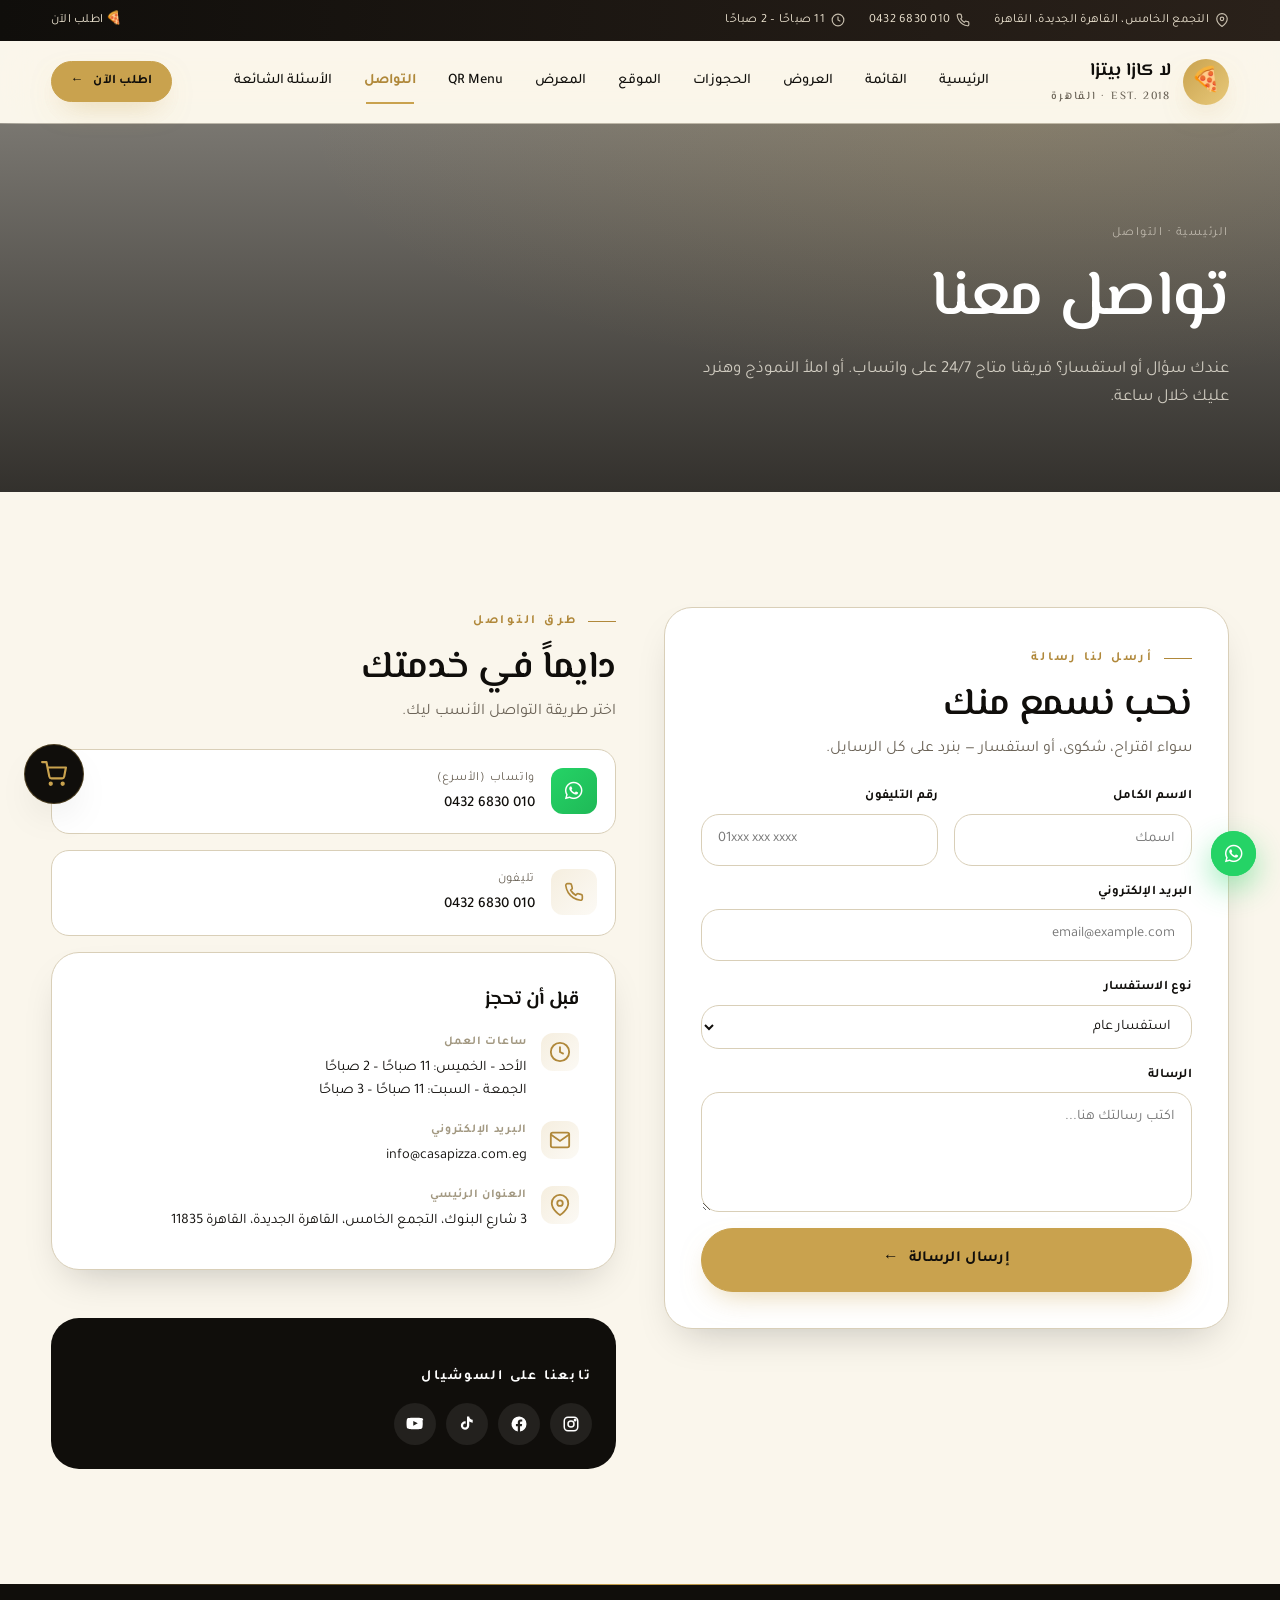
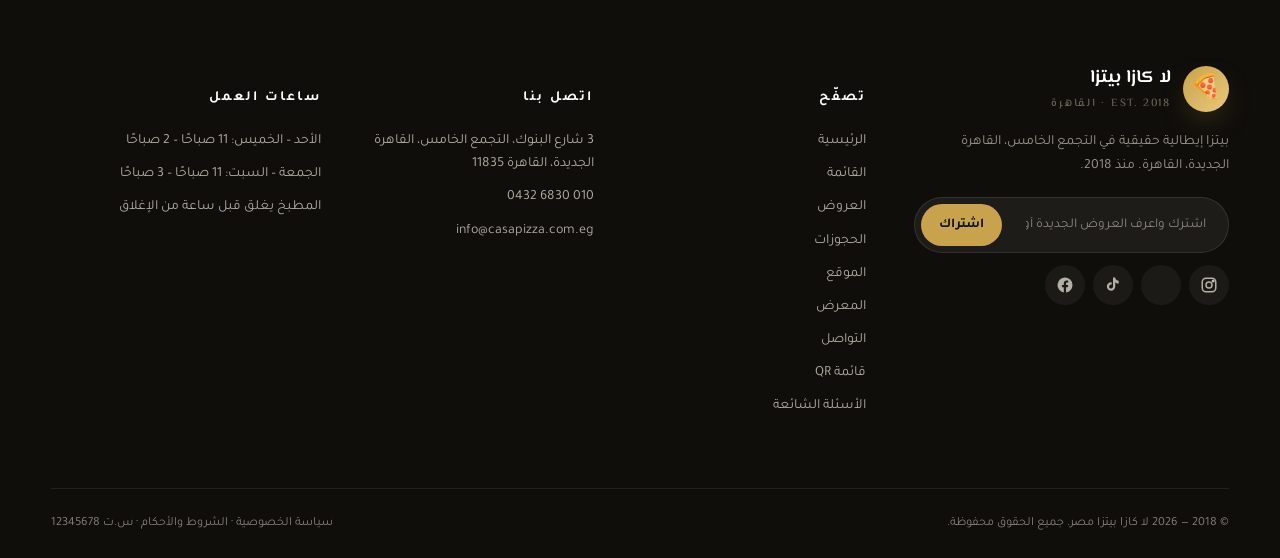
<file: contact.html>
<!doctype html>
<html lang="ar" dir="rtl">
<head>
<meta charset="utf-8">
<meta name="viewport" content="width=device-width,initial-scale=1">
<title>التواصل — لا كازا بيتزا | La Casa Pizza Contact</title>
<meta name="description" content="تواصل مع لا كازا بيتزا — واتساب، تليفون، إيميل، أو زيارة الفروع. دعم 24/7.">
<link rel="preconnect" href="https://fonts.googleapis.com">
<link rel="preconnect" href="https://fonts.gstatic.com" crossorigin>
<link href="https://fonts.googleapis.com/css2?family=Cormorant+Garamond:ital,wght@0,500;0,600;1,500&family=El+Messiri:wght@400;500;600;700&family=Marhey:wght@500;700&family=Tajawal:wght@300;400;500;700&display=swap" rel="stylesheet">
<link rel="stylesheet" href="https://cdnjs.cloudflare.com/ajax/libs/font-awesome/6.5.1/css/all.min.css">
<link rel="stylesheet" href="assets/css/styles.css">
<link rel="icon" type="image/svg+xml" href="data:image/svg+xml,%3Csvg xmlns='http://www.w3.org/2000/svg' viewBox='0 0 64 64'%3E%3Ccircle cx='32' cy='32' r='30' fill='%23C9A24E'/%3E%3Ctext x='32' y='42' font-family='serif' font-size='34' fill='%23100E0B' text-anchor='middle' font-weight='700'%3Eز%3C/text%3E%3C/svg%3E">
</head>
<body>

<div class="utility">
  <div class="wrap">
    <div class="info">
      <span id="util-addr"></span>
      <span id="util-phone"></span>
      <span id="util-hours"></span>
    </div>
    <div class="info">
      <a href="menu.html">🍕 اطلب الآن</a>
    </div>
  </div>
</div>

<header class="nav">
  <div class="wrap">
    <a class="brand" href="index.html"><span class="mark">🍕</span><span>لا كازا بيتزا<small>EST. 2018 · القاهرة</small></span></a>
    <nav class="menu">
      <a href="index.html">الرئيسية</a>
      <a href="menu.html">القائمة</a>
      <a href="offers.html">العروض</a>
      <a href="reservations.html">الحجوزات</a>
      <a href="location.html">الموقع</a>
      <a href="gallery.html">المعرض</a>
      <a href="qr.html">QR Menu</a>
      <a href="contact.html" class="active">التواصل</a>
      <a href="faq.html">الأسئلة الشائعة</a>
    </nav>
    <div class="nav-cta">
      
      <a class="btn btn-gold btn-sm" href="menu.html">اطلب الآن<span class="arrow">←</span></a>
    </div>
    <button class="burger" aria-label="القائمة"><span></span></button>
  </div>
</header>

<section class="page-hero">
  <div class="wrap">
    <div class="crumb">الرئيسية · التواصل</div>
    <h1>تواصل معنا</h1>
    <p>عندك سؤال أو استفسار؟ فريقنا متاح 24/7 على واتساب. أو املأ النموذج وهنرد عليك خلال ساعة.</p>
  </div>
</section>

<section class="section">
  <div class="wrap">
    <div class="resv-grid">
      <!-- Contact Form -->
      <div class="resv-card">
        <span class="eyebrow">أرسل لنا رسالة</span>
        <h2 class="display-3" style="margin:14px 0 8px">نحب نسمع منك</h2>
        <p style="color:var(--muted);margin-bottom:24px">سواء اقتراح، شكوى، أو استفسار — بنرد على كل الرسايل.</p>
        <form class="form-grid js-fake-form" data-msg="تم إرسال رسالتك بنجاح — هنتواصل معك قريبًا">
          <div class="form-row">
            <div class="field">
              <label>الاسم الكامل</label>
              <input type="text" required placeholder="اسمك">
            </div>
            <div class="field">
              <label>رقم التليفون</label>
              <input type="tel" required placeholder="01xxx xxx xxxx">
            </div>
          </div>
          <div class="field">
            <label>البريد الإلكتروني</label>
            <input type="email" placeholder="email@example.com">
          </div>
          <div class="field">
            <label>نوع الاستفسار</label>
            <select>
              <option>استفسار عام</option>
              <option>شكوى</option>
              <option>اقتراح</option>
              <option>حجز مناسبة</option>
              <option>شراكة</option>
            </select>
          </div>
          <div class="field">
            <label>الرسالة</label>
            <textarea required placeholder="اكتب رسالتك هنا..."></textarea>
          </div>
          <button class="btn btn-gold btn-lg btn-block" type="submit">إرسال الرسالة<span class="arrow">←</span></button>
        </form>
      </div>

      <!-- Contact Info -->
      <div>

        
        <span class="eyebrow">طرق التواصل</span>
        <h2 class="display-3" style="margin:14px 0 8px">دايماً في خدمتك</h2>
        <p style="color:var(--muted);margin-bottom:24px">اختر طريقة التواصل الأنسب ليك.</p>

         <div style="display:flex ;flex-direction:column;gap:16px">
          <a class="location-info" href="#" id="whatsapp-link" target="_blank" rel="noopener" style="text-decoration:none">
            <div class="info-block" style="background:#fff">
              <div class="ico" style="background:linear-gradient(135deg,#25D366,#1FB957);color:#fff">

                <i style ="font-size: 20px;" class="fab fa-whatsapp" aria-hidden="true"></i>

              </div>
              <div>
                <div class="label">واتساب (الأسرع)</div>
                <div class="value" id="whatsapp-display">010 6830 0432</div>
              </div>
            </div>
          </a>
          <a href="tel:" class="location-info" id="phone-link" style="text-decoration:none">
            <div class="info-block" style="background:#fff">
              <div class="ico">
                <svg viewBox="0 0 24 24" fill="none" stroke="currentColor" stroke-width="2" width="20" height="20"><path d="M22 16.92v3a2 2 0 0 1-2.18 2 19.79 19.79 0 0 1-8.63-3.07 19.5 19.5 0 0 1-6-6A19.79 19.79 0 0 1 2.12 4.18 2 2 0 0 1 4.11 2h3a2 2 0 0 1 2 1.72c.13.96.37 1.9.7 2.81a2 2 0 0 1-.45 2.11L8.09 9.91a16 16 0 0 0 6 6l1.27-1.27a2 2 0 0 1 2.11-.45c.91.33 1.85.57 2.81.7a2 2 0 0 1 1.72 2.03z"/></svg>
              </div>
              <div>
                <div class="label">تليفون</div>
                <div class="value" id="phone-display">010 6830 0432</div>
              </div>
            </div>
          </a>
             <aside class="info-card js-reveal">
      <h3>قبل أن تحجز</h3>
      <ul>
        <li><svg viewBox="0 0 24 24" fill="none" stroke="currentColor" stroke-width="2"><circle cx="12" cy="12" r="10"/><path d="M12 6v6l4 2"/></svg>
          <div><span class="label">ساعات العمل</span><span class="value">الأحد – الخميس: 11 صباحًا – 2 صباحًا <br>
الجمعة – السبت: 11 صباحًا – 3 صباحًا</span></div></li>
        <li>
                <svg viewBox="0 0 24 24" fill="none" stroke="currentColor" stroke-width="2" width="20" height="20"><path d="M4 4h16c1.1 0 2 .9 2 2v12c0 1.1-.9 2-2 2H4c-1.1 0-2-.9-2-2V6c0-1.1.9-2 2-2z"/><path d="m22 6-10 7L2 6"/></svg>
          <div><span class="label">البريد الإلكتروني
</span><span class="value">
            info@casapizza.com.eg
</span></div></li>
        <li><svg viewBox="0 0 24 24" fill="none" stroke="currentColor" stroke-width="2"><path d="M21 10c0 7-9 13-9 13S3 17 3 10a9 9 0 1 1 18 0z"/><circle cx="12" cy="10" r="3"/></svg>
          <div><span class="label">العنوان الرئيسي</span><span class="value">3 شارع البنوك، التجمع الخامس، القاهرة الجديدة، القاهرة 11835</span></div></li>
      </ul>
    </aside>
         <!-- Social -->
        <div style= "margin-top:32px;padding:24px;background:var(--ink);border-radius:var(--radius-l);color:#fff">
          <h5 style="color:#fff;font-size:14px;letter-spacing:.16em;text-transform:uppercase;margin-bottom:14px">تابعنا على السوشيال</h5>
          <div class="social" style="display:flex;gap:10px">
            <a href="#" style="width:42px;height:42px;border-radius:50%;background:rgba(255,255,255,.08);display:grid;place-items:center;color:#fff" aria-label="Instagram"><svg viewBox="0 0 24 24" fill="none" stroke="currentColor" stroke-width="2" width="18" height="18"><rect x="3" y="3" width="18" height="18" rx="5"/><circle cx="12" cy="12" r="4"/><circle cx="17.5" cy="6.5" r="1" fill="currentColor"/></svg></a>
            <a href="#" style="width:42px;height:42px;border-radius:50%;background:rgba(255,255,255,.08);display:grid;place-items:center;color:#fff" aria-label="Facebook"><svg viewBox="0 0 24 24" fill="currentColor" width="18" height="18"><path d="M22 12a10 10 0 1 0-11.6 9.9V15h-2.5v-3h2.5V9.8c0-2.5 1.5-3.9 3.7-3.9 1.1 0 2.2.2 2.2.2v2.4h-1.3c-1.2 0-1.6.8-1.6 1.6V12h2.8l-.5 3h-2.3v6.9A10 10 0 0 0 22 12z"/></svg></a>
            <a href="#" style="width:42px;height:42px;border-radius:50%;background:rgba(255,255,255,.08);display:grid;place-items:center;color:#fff" aria-label="TikTok"><svg viewBox="0 0 24 24" fill="currentColor" width="18" height="18"><path d="M19.6 6.3a4.8 4.8 0 0 1-3.2-1.2 4.7 4.7 0 0 1-1.4-2.5V2h-3v12.1a2.6 2.6 0 1 1-1.8-2.5V8.4a5.6 5.6 0 1 0 4.8 5.5V8.7a7.7 7.7 0 0 0 4.6 1.5z"/></svg></a>
            <a href="#" style="width:42px;height:42px;border-radius:50%;background:rgba(255,255,255,.08);display:grid;place-items:center;color:#fff" aria-label="YouTube"><svg viewBox="0 0 24 24" fill="currentColor" width="18" height="18"><path d="M23 7s-.2-1.5-.8-2.2c-.7-.8-1.6-.8-2-.9C17 3.6 12 3.6 12 3.6s-5 0-8.2.3c-.4 0-1.3 0-2 .9C1.2 5.5 1 7 1 7S.7 8.7.7 10.5v1.6c0 1.7.3 3.5.3 3.5s.2 1.5.8 2.2c.7.8 1.7.8 2.2.9 1.6.2 7 .3 7 .3s5 0 8.2-.3c.4 0 1.3 0 2-.9.6-.7.8-2.2.8-2.2s.3-1.7.3-3.5v-1.6c0-1.7-.3-3.5-.3-3.5zM9.7 14.3V7.9l6 3.2-6 3.2z"/></svg></a>
          </div>
        </div>
          </div>
        </div>
  
        
 

       

     
      </div>
    </div>
  </div>
</section>

<footer>
  <div class="wrap">
    <div class="grid">
      <div>
        <div class="brand"><span class="mark">🍕</span><span>لا كازا بيتزا<small>EST. 2018 · القاهرة</small></span></div>
        <p class="about" id="footer-about"></p>
        <form class="newsletter js-fake-form" data-msg="اشتراك ناجح — هنبعتلك أحدث العروض">
          <input type="email" required placeholder="اشترك واعرف العروض الجديدة أول بأول">
          <button type="submit">اشتراك</button>
        </form>
        <div class="social">
          <a href="#" aria-label="إنستغرام"><svg viewBox="0 0 24 24" fill="none" stroke="currentColor" stroke-width="2"><rect x="3" y="3" width="18" height="18" rx="5"/><circle cx="12" cy="12" r="4"/><circle cx="17.5" cy="6.5" r="1" fill="currentColor"/></svg></a>
          <a href="#" aria-label="واتساب"></a>
          <a href="#" aria-label="تيك توك"><svg viewBox="0 0 24 24" fill="currentColor"><path d="M19.6 6.3a4.8 4.8 0 0 1-3.2-1.2 4.7 4.7 0 0 1-1.4-2.5V2h-3v12.1a2.6 2.6 0 1 1-1.8-2.5V8.4a5.6 5.6 0 1 0 4.8 5.5V8.7a7.7 7.7 0 0 0 4.6 1.5z"/></svg></a>
          <a href="#" aria-label="فيسبوك"><svg viewBox="0 0 24 24" fill="currentColor"><path d="M22 12a10 10 0 1 0-11.6 9.9V15h-2.5v-3h2.5V9.8c0-2.5 1.5-3.9 3.7-3.9 1.1 0 2.2.2 2.2.2v2.4h-1.3c-1.2 0-1.6.8-1.6 1.6V12h2.8l-.5 3h-2.3v6.9A10 10 0 0 0 22 12z"/></svg></a>
        </div>
      </div>
      <div>
        <h5>تصفّح</h5>
        <ul>
          <li><a href="index.html">الرئيسية</a></li>
          <li><a href="menu.html">القائمة</a></li>
          <li><a href="offers.html">العروض</a></li>
          <li><a href="reservations.html">الحجوزات</a></li>
          <li><a href="location.html">الموقع</a></li>
          <li><a href="gallery.html">المعرض</a></li>
          <li><a href="contact.html">التواصل</a></li>
          <li><a href="qr.html">قائمة QR</a></li>
          <li><a href="faq.html">الأسئلة الشائعة</a></li>
        </ul>
      </div>
      <div>
        <h5>اتصل بنا</h5>
        <ul id="footer-contact-list"></ul>
      </div>
      <div>
        <h5>ساعات العمل</h5>
        <ul>
          <li>الأحد – الخميس: <span id="hours-weekday"></span></li>
          <li>الجمعة – السبت: <span id="hours-weekend"></span></li>
          <li>المطبخ يغلق قبل ساعة من الإغلاق</li>
        </ul>
      </div>
    </div>
    <div class="legal">
      <div>© 2018 — 2026 لا كازا بيتزا مصر. جميع الحقوق محفوظة.</div>
      <div><a href="#">سياسة الخصوصية</a> · <a href="#">الشروط والأحكام</a> · س.ت 12345678</div>
    </div>
  </div>
</footer>

<script src="assets/js/data.js"></script>
<script src="assets/js/main.js"></script>
<script src="assets/js/cart.js"></script>
<script>
(function(){
  const R = window.SAFFRON_DATA.restaurant;
  document.getElementById("util-addr").innerHTML = `<svg viewBox="0 0 24 24" fill="none" stroke="currentColor" stroke-width="2"><path d="M21 10c0 7-9 13-9 13S3 17 3 10a9 9 0 1 1 18 0z"/><circle cx="12" cy="10" r="3"/></svg> ${R.address}`;
  document.getElementById("util-phone").innerHTML = `<svg viewBox="0 0 24 24" fill="none" stroke="currentColor" stroke-width="2"><path d="M22 16.92v3a2 2 0 0 1-2.18 2 19.79 19.79 0 0 1-8.63-3.07 19.5 19.5 0 0 1-6-6A19.79 19.79 0 0 1 2.12 4.18 2 2 0 0 1 4.11 2h3a2 2 0 0 1 2 1.72c.13.96.37 1.9.7 2.81a2 2 0 0 1-.45 2.11L8.09 9.91a16 16 0 0 0 6 6l1.27-1.27a2 2 0 0 1 2.11-.45c.91.33 1.85.57 2.81.7a2 2 0 0 1 1.72 2.03z"/></svg> ${R.phoneDisplay}`;
  document.getElementById("util-hours").innerHTML = `<svg viewBox="0 0 24 24" fill="none" stroke="currentColor" stroke-width="2"><circle cx="12" cy="12" r="10"/><path d="M12 6v6l4 2"/></svg> ${R.hours}`;

  document.getElementById("whatsapp-link").href = `https://wa.me/${R.whatsapp}`;
  document.getElementById("whatsapp-display").textContent = R.phoneDisplay;
  document.getElementById("phone-link").href = `tel:${R.phone}`;
  document.getElementById("phone-display").textContent = R.phoneDisplay;

  document.getElementById("footer-about").textContent = `بيتزا إيطالية حقيقية في ${R.address}. منذ ${R.since}.`;
  document.getElementById("footer-contact-list").innerHTML = `<li>${R.addressFull}</li><li><a href="tel:${R.phone}">${R.phoneDisplay}</a></li><li><a href="mailto:${R.email}">${R.email}</a></li>`;
  document.getElementById("hours-weekday").textContent = R.hours;
  document.getElementById("hours-weekend").textContent = R.hoursWeekend;
})();
</script>
</body>
</html>
</file>
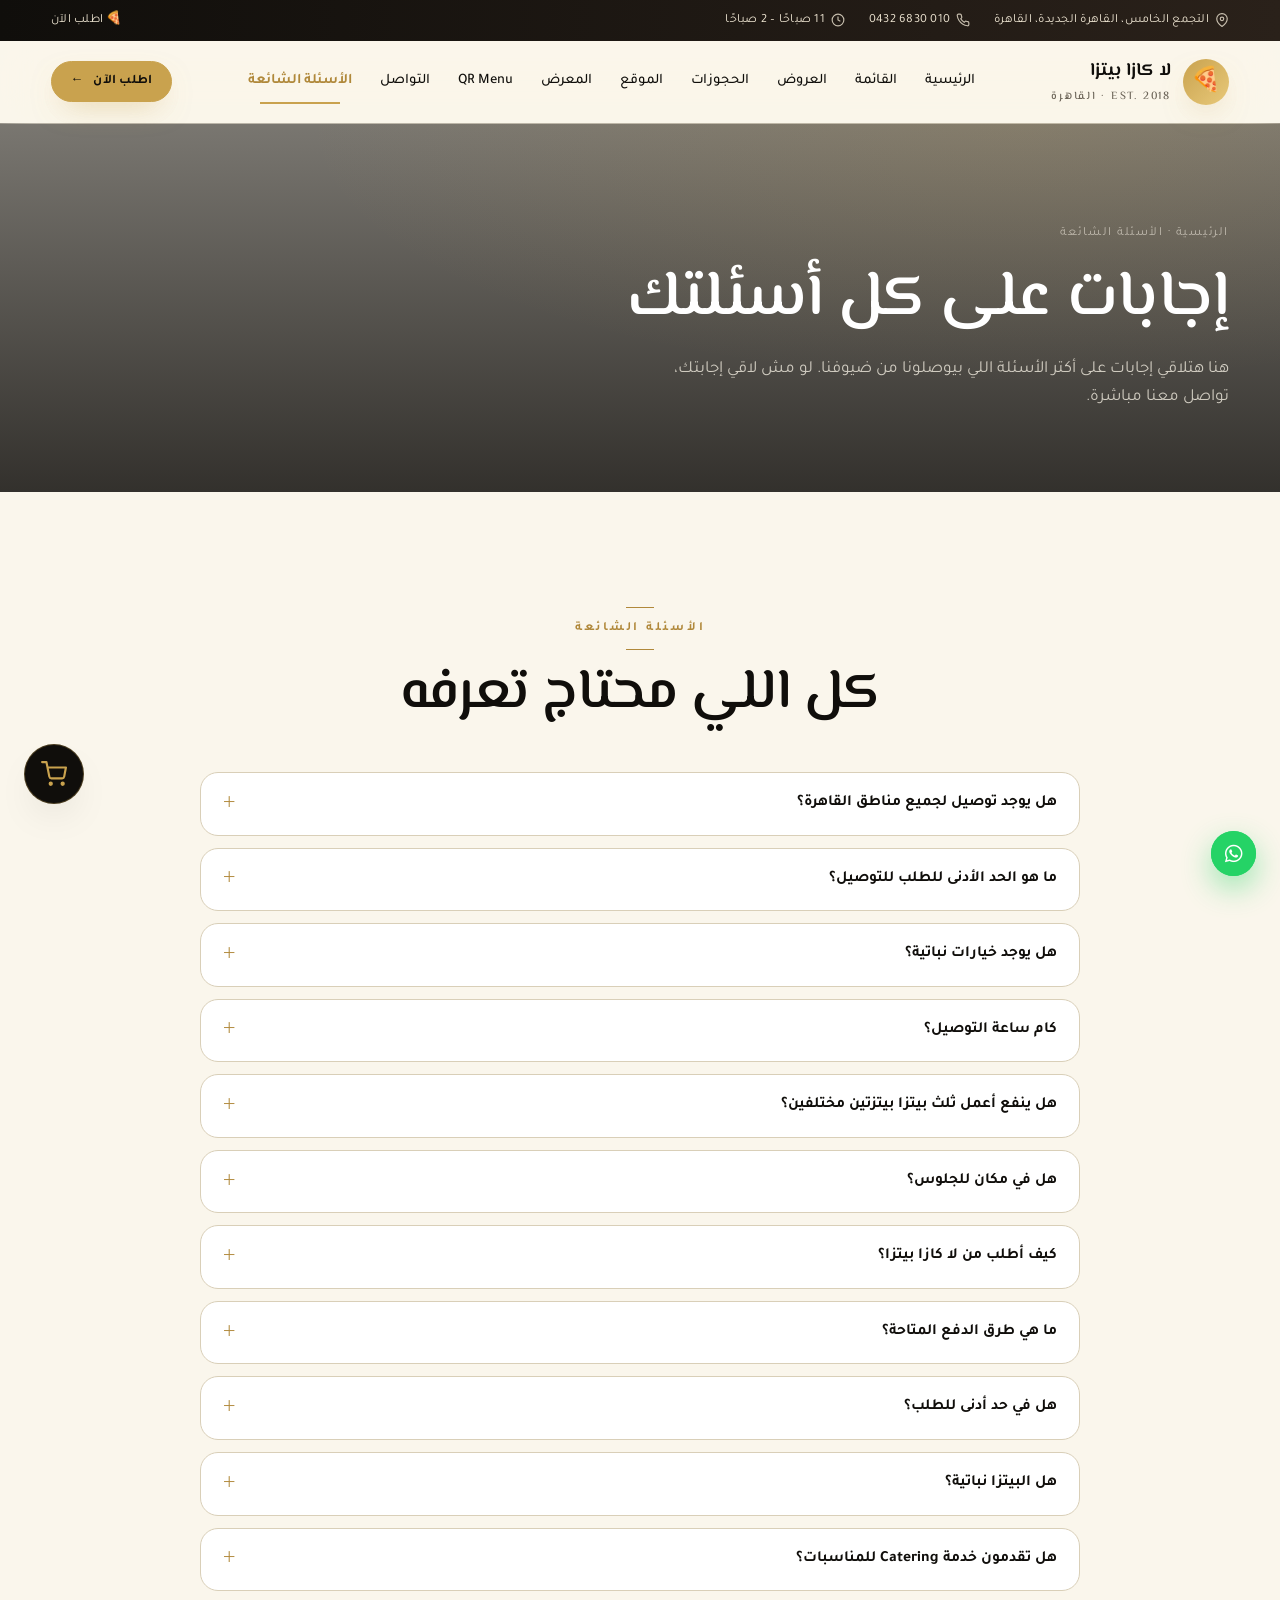
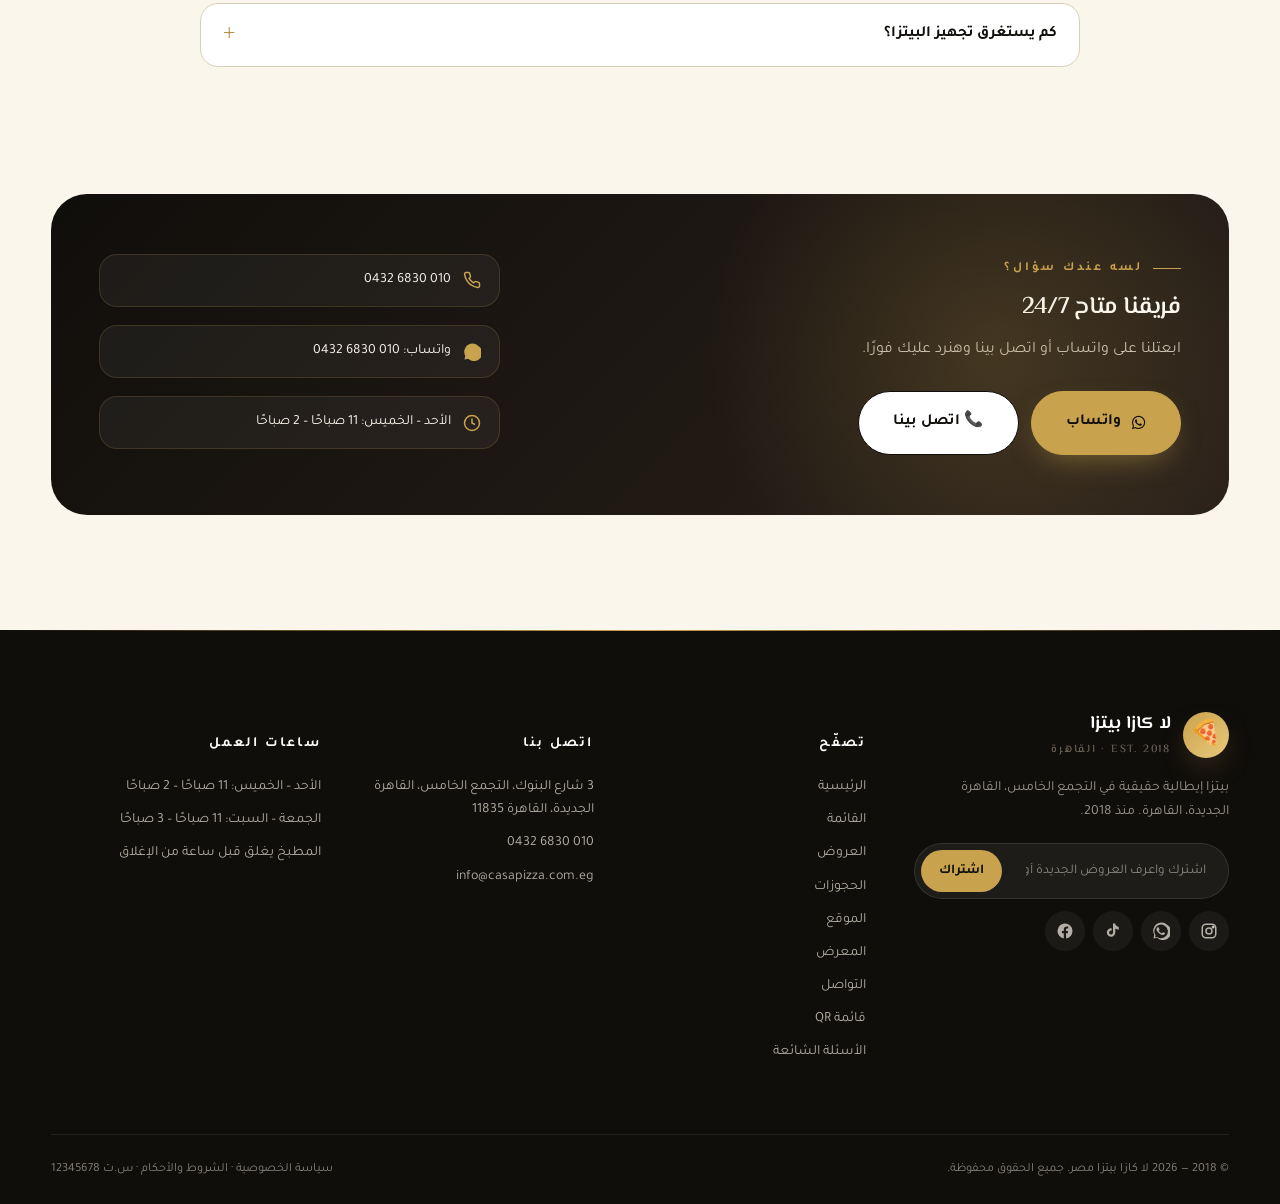
<file: faq.html>
<!doctype html>
<html lang="ar" dir="rtl">
<head>
<meta charset="utf-8">
<meta name="viewport" content="width=device-width,initial-scale=1">
<title>الأسئلة الشائعة — لا كازا بيتزا | La Casa Pizza FAQ</title>
<meta name="description" content="إجابات على أكثر الأسئلة شيوعًا عن لا كازا بيتزا: التوصيل، الطلب، البيتزا، والحسابات.">
<link rel="preconnect" href="https://fonts.googleapis.com">
<link rel="preconnect" href="https://fonts.gstatic.com" crossorigin>
<link href="https://fonts.googleapis.com/css2?family=Cormorant+Garamond:ital,wght@0,500;0,600;1,500&family=El+Messiri:wght@400;500;600;700&family=Marhey:wght@500;700&family=Tajawal:wght@300;400;500;700&display=swap" rel="stylesheet">
<link rel="stylesheet" href="https://cdnjs.cloudflare.com/ajax/libs/font-awesome/6.5.1/css/all.min.css">
<link rel="stylesheet" href="assets/css/styles.css">
<link rel="icon" type="image/svg+xml" href="data:image/svg+xml,%3Csvg xmlns='http://www.w3.org/2000/svg' viewBox='0 0 64 64'%3E%3Ccircle cx='32' cy='32' r='30' fill='%23C9A24E'/%3E%3Ctext x='32' y='42' font-family='serif' font-size='34' fill='%23100E0B' text-anchor='middle' font-weight='700'%3Eز%3C/text%3E%3C/svg%3E">

<link rel="stylesheet" href="assets/css/styles.css">

</head>
<body>

<div class="utility">
  <div class="wrap">
    <div class="info">
      <span id="util-addr"></span>
      <span id="util-phone"></span>
      <span id="util-hours"></span>
    </div>
    <div class="info">
      <a href="menu.html">🍕 اطلب الآن</a>
    </div>
  </div>
</div>

<header class="nav">
  <div class="wrap">
    <a class="brand" href="index.html"><span class="mark">🍕</span><span>لا كازا بيتزا<small>EST. 2018 · القاهرة</small></span></a>
    <nav class="menu" style="gap: 0;">
      <a href="index.html">الرئيسية</a>
      <a href="menu.html">القائمة</a>
      <a href="offers.html">العروض</a>
      <a href="reservations.html">الحجوزات</a>
      <a href="location.html">الموقع</a>
      <a href="gallery.html">المعرض</a>
      <a href="qr.html">QR Menu</a>
      <a href="contact.html">التواصل</a>
      <a href="faq.html" class="active">الأسئلة الشائعة</a>
    </nav>
     <div class="nav-cta">
      
      <a class="btn btn-gold btn-sm" href="menu.html">اطلب الآن<span class="arrow">←</span></a>
    </div>
    <button class="burger" aria-label="القائمة"><span></span></button>
  </div>
</header>

<section class="page-hero">
  <div class="wrap">
    <div class="crumb">الرئيسية · الأسئلة الشائعة</div>
    <h1>إجابات على كل أسئلتك</h1>
    <p>هنا هتلاقي إجابات على أكتر الأسئلة اللي بيوصلونا من ضيوفنا. لو مش لاقي إجابتك، تواصل معنا مباشرة.</p>
  </div>
</section>

<section class="section">
  <div class="wrap">
    <div class="center js-reveal" style="margin-bottom:48px">
      <span class="eyebrow center">الأسئلة الشائعة</span>
      <h2 class="display-2" style="margin-top:14px">كل اللي محتاج تعرفه</h2>
    </div>
    <div class="faq" id="faq" style="max-width:880px;margin:0 auto"></div>
  </div>
</section>

<!-- Categories -->
<section class="section" style="display: none; background:var(--paper)">
  <div class="wrap">
    <div class="center js-reveal" style="margin-bottom:48px">
      <span class="eyebrow center">مواضيع <i class="fab fa-whatsapp" aria-hidden="true"></i> تهمك</span>
      <h2 class="display-2" style="margin-top:14px">تصفح حسب الموضوع</h2>
    </div>
    <div class="why-grid" style="max-width:1100px;margin:0 auto">
      <a href="#order" class="why-card" style="text-decoration:none;color:inherit">
        <div class="why-icon">
          <svg viewBox="0 0 24 24" fill="none" stroke="currentColor" stroke-width="2"><path d="M3 3h2l.4 2M7 13h10l4-8H5.4M7 13L5.4 5M7 13l-2.293 2.293c-.63.63-.184 1.707.707 1.707H17m0 0a2 2 0 1 0 0 4 2 2 0 0 0 0-4zm-8 0a2 2 0 1 0 0 4 2 2 0 0 0 0-4z"/></svg>
        </div>
        <h4>عن الطلب</h4>
        <p>كيف تطلب، الدفع، التتبع، والإلغاء.</p>
      </a>
      <a href="#delivery" class="why-card" style="text-decoration:none;color:inherit" data-delay="1">
        <div class="why-icon">
          <svg xmlns="http://www.w3.org/2000/svg" width="24" height="24" viewBox="0 0 24 24" fill="none" stroke="currentColor" stroke-width="2" stroke-linecap="round" stroke-linejoin="round" class="lucide lucide-truck w-8 h-8 text-secondary" aria-hidden="true"><path d="M14 18V6a2 2 0 0 0-2-2H4a2 2 0 0 0-2 2v11a1 1 0 0 0 1 1h2"></path><path d="M15 18H9"></path><path d="M19 18h2a1 1 0 0 0 1-1v-3.65a1 1 0 0 0-.22-.624l-3.48-4.35A1 1 0 0 0 17.52 8H14"></path><circle cx="17" cy="18" r="2"></circle><circle cx="7" cy="18" r="2"></circle></svg>
        </div>
        <h4>التوصيل</h4>
        <p>المناطق، الأوقات، والرسوم.</p>
      </a>
      <a href="#pizza" class="why-card" style="text-decoration:none;color:inherit" data-delay="2">
        <div class="why-icon">
          <svg viewBox="0 0 24 24" fill="none" stroke="currentColor" stroke-width="2"><path d="M12 2a10 10 0 0 0-9 14.7c.4.8 1.2 1.3 2 1.3h14c.8 0 1.6-.5 2-1.3A10 10 0 0 0 12 2z"/><circle cx="9" cy="11" r="1" fill="currentColor"/><circle cx="15" cy="11" r="1" fill="currentColor"/><circle cx="12" cy="15" r="1" fill="currentColor"/></svg>
        </div>
        <h4>عن البيتزا</h4>
        <p>الأحجام، الإضافات، والمكونات.</p>
      </a>
      <a href="#account" class="why-card" style="text-decoration:none;color:inherit" data-delay="3">
        <div class="why-icon">
          <svg viewBox="0 0 24 24" fill="none" stroke="currentColor" stroke-width="2"><path d="M20 21v-2a4 4 0 0 0-4-4H8a4 4 0 0 0-4 4v2"/><circle cx="12" cy="7" r="4"/></svg>
        </div>
        <h4>الحساب</h4>
        <p>التسجيل، الولاء، والمكافآت.</p>
      </a>
    </div>
  </div>
</section>

<section class="section" style="padding-top:0">
  <div class="wrap">
    <div class="cta js-reveal">
      <div>
        <span class="eyebrow" style="color:var(--saffron)">لسه عندك سؤال؟</span>
        <h2 style="margin-top:14px">فريقنا متاح 24/7</h2>
        <p>ابعتلنا على واتساب أو اتصل بينا وهنرد عليك فورًا.</p>
        <div class="actions">
          <a class="btn btn-gold btn-lg" id="whats-btn" href="#" target="_blank" rel="noopener"><i class="fab fa-whatsapp" aria-hidden="true"></i> واتساب</a>
          <a class="btn btn-light btn-lg" id="call-btn" href="#">📞 اتصل بينا</a>
        </div>
      </div>
      <div class="cta-side">
        <div><svg viewBox="0 0 24 24" fill="none" stroke="currentColor" stroke-width="2"><path d="M22 16.92v3a2 2 0 0 1-2.18 2 19.79 19.79 0 0 1-8.63-3.07 19.5 19.5 0 0 1-6-6A19.79 19.79 0 0 1 2.12 4.18 2 2 0 0 1 4.11 2h3a2 2 0 0 1 2 1.72c.13.96.37 1.9.7 2.81a2 2 0 0 1-.45 2.11L8.09 9.91a16 16 0 0 0 6 6l1.27-1.27a2 2 0 0 1 2.11-.45c.91.33 1.85.57 2.81.7a2 2 0 0 1 1.72 2.03z"/></svg> <span id="phone-cta">010 6830 0432</span></div>
        <div><svg viewBox="0 0 24 24" fill="currentColor"><path d="M20 3.5A11 11 0 0 0 3 17l-1 5 5-1A11 11 0 1 0 20 3.5z"/></svg> <span id="wa-cta">واتساب: 010 6830 0432</span></div>
        <div><svg viewBox="0 0 24 24" fill="none" stroke="currentColor" stroke-width="2"><circle cx="12" cy="12" r="10"/><path d="M12 6v6l4 2"/></svg> <span id="hours-cta">الأحد – الخميس: 11 ص – 2 ص</span></div>
      </div>
    </div>
  </div>
</section>

<footer>
  <div class="wrap">
    <div class="grid">
      <div>
        <div class="brand"><span class="mark">🍕</span><span>لا كازا بيتزا<small>EST. 2018 · القاهرة</small></span></div>
        <p class="about" id="footer-about"></p>
        <form class="newsletter js-fake-form" data-msg="اشتراك ناجح — هنبعتلك أحدث العروض">
          <input type="email" required placeholder="اشترك واعرف العروض الجديدة أول بأول">
          <button type="submit">اشتراك</button>
        </form>
        <div class="social">
          <a href="#" aria-label="إنستغرام"><svg viewBox="0 0 24 24" fill="none" stroke="currentColor" stroke-width="2"><rect x="3" y="3" width="18" height="18" rx="5"/><circle cx="12" cy="12" r="4"/><circle cx="17.5" cy="6.5" r="1" fill="currentColor"/></svg></a>
          <a href="#" aria-label="واتساب"><svg viewBox="0 0 24 24" fill="currentColor"><path d="M20 3.5A11 11 0 0 0 3 17l-1 5 5-1A11 11 0 1 0 20 3.5zm-8 18a9 9 0 0 1-4.6-1.3l-.3-.2-3 .8.8-3-.2-.3A9 9 0 1 1 12 21.5zm5-6.7c-.3-.1-1.7-.8-2-1s-.5-.1-.7.2l-1 1c-.2.2-.3.2-.6.1a7 7 0 0 1-2-1.3 8 8 0 0 1-1.5-1.8c-.2-.3 0-.5.1-.6l.4-.5.3-.5c.1-.1 0-.3 0-.5l-1-2.3c-.2-.5-.5-.5-.7-.5h-.6c-.2 0-.5.1-.8.4a3 3 0 0 0-.9 2.2c0 1.3.9 2.5 1 2.7s1.9 3 4.7 4.1c.7.3 1.2.5 1.6.6.7.2 1.3.2 1.8.1.6-.1 1.7-.7 2-1.4.2-.7.2-1.3.1-1.4l-.5-.3z"/></svg></a>
          <a href="#" aria-label="تيك توك"><svg viewBox="0 0 24 24" fill="currentColor"><path d="M19.6 6.3a4.8 4.8 0 0 1-3.2-1.2 4.7 4.7 0 0 1-1.4-2.5V2h-3v12.1a2.6 2.6 0 1 1-1.8-2.5V8.4a5.6 5.6 0 1 0 4.8 5.5V8.7a7.7 7.7 0 0 0 4.6 1.5z"/></svg></a>
          <a href="#" aria-label="فيسبوك"><svg viewBox="0 0 24 24" fill="currentColor"><path d="M22 12a10 10 0 1 0-11.6 9.9V15h-2.5v-3h2.5V9.8c0-2.5 1.5-3.9 3.7-3.9 1.1 0 2.2.2 2.2.2v2.4h-1.3c-1.2 0-1.6.8-1.6 1.6V12h2.8l-.5 3h-2.3v6.9A10 10 0 0 0 22 12z"/></svg></a>
        </div>
      </div>
      <div>
        <h5>تصفّح</h5>
        <ul>
          <li><a href="index.html">الرئيسية</a></li>
          <li><a href="menu.html">القائمة</a></li>
          <li><a href="offers.html">العروض</a></li>
          <li><a href="reservations.html">الحجوزات</a></li>
          <li><a href="location.html">الموقع</a></li>
          <li><a href="gallery.html">المعرض</a></li>
          <li><a href="contact.html">التواصل</a></li>
          <li><a href="qr.html">قائمة QR</a></li>
          <li><a href="faq.html">الأسئلة الشائعة</a></li>
        </ul>
      </div>
      <div>
        <h5>اتصل بنا</h5>
        <ul id="footer-contact-list"></ul>
      </div>
      <div>
        <h5>ساعات العمل</h5>
        <ul>
          <li>الأحد – الخميس: <span id="hours-weekday"></span></li>
          <li>الجمعة – السبت: <span id="hours-weekend"></span></li>
          <li>المطبخ يغلق قبل ساعة من الإغلاق</li>
        </ul>
      </div>
    </div>
    <div class="legal">
      <div>© 2018 — 2026 لا كازا بيتزا مصر. جميع الحقوق محفوظة.</div>
      <div><a href="#">سياسة الخصوصية</a> · <a href="#">الشروط والأحكام</a> · س.ت 12345678</div>
    </div>
  </div>
</footer>

<script src="assets/js/data.js"></script>
<script src="assets/js/main.js"></script>
<script src="assets/js/cart.js"></script>
<script>
(function(){
  const R = window.SAFFRON_DATA.restaurant;
  document.getElementById("util-addr").innerHTML = `<svg viewBox="0 0 24 24" fill="none" stroke="currentColor" stroke-width="2"><path d="M21 10c0 7-9 13-9 13S3 17 3 10a9 9 0 1 1 18 0z"/><circle cx="12" cy="10" r="3"/></svg> ${R.address}`;
  document.getElementById("util-phone").innerHTML = `<svg viewBox="0 0 24 24" fill="none" stroke="currentColor" stroke-width="2"><path d="M22 16.92v3a2 2 0 0 1-2.18 2 19.79 19.79 0 0 1-8.63-3.07 19.5 19.5 0 0 1-6-6A19.79 19.79 0 0 1 2.12 4.18 2 2 0 0 1 4.11 2h3a2 2 0 0 1 2 1.72c.13.96.37 1.9.7 2.81a2 2 0 0 1-.45 2.11L8.09 9.91a16 16 0 0 0 6 6l1.27-1.27a2 2 0 0 1 2.11-.45c.91.33 1.85.57 2.81.7a2 2 0 0 1 1.72 2.03z"/></svg> ${R.phoneDisplay}`;
  document.getElementById("util-hours").innerHTML = `<svg viewBox="0 0 24 24" fill="none" stroke="currentColor" stroke-width="2"><circle cx="12" cy="12" r="10"/><path d="M12 6v6l4 2"/></svg> ${R.hours}`;

  // Extended FAQ
  const faqs = [
    ...window.SAFFRON_DATA.faq,
    { q:"كيف أطلب من لا كازا بيتزا؟", a:"تقدر تطلب من الموقع مباشرة عبر اختيار أصنافك وإضافتها للسلة، أو تتواصل معنا على واتساب، أو تزور أقرب فرع ليك." },
    { q:"ما هي طرق الدفع المتاحة؟", a:"كاش عند الاستلام، فيزا عند الاستلام (للتوصيل)، أو دفع إلكتروني مسبق عبر واتساب." },
    { q:"هل في حد أدنى للطلب؟", a:"أيوه، الحد الأدنى للطلب 150 ج.م للتوصيل." },
    { q:"هل البيتزا نباتية؟", a:"عندنا أنواع نباتية 100% مثل المارجريتا وميكس جبن. باقي البيتزا فيها لحوم أو دجاج." },
    { q:"هل تقدمون خدمة Catering للمناسبات؟", a:"أيوه! نوفر خدمة التموين للحفلات والمناسبات. تواصل معنا للتفاصيل والحجز المسبق." },
    { q:"كم يستغرق تجهيز البيتزا؟", a:"من 12-18 دقيقة للبيتزا الواحدة. البيتزا العائلية أو المخصصة ممكن تأخذ وقت أطول." }
  ];
  document.getElementById("faq").innerHTML = faqs.map(f => `<details><summary>${f.q}</summary><p>${f.a}</p></details>`).join("");

  document.getElementById("footer-about").textContent = `بيتزا إيطالية حقيقية في ${R.address}. منذ ${R.since}.`;
  document.getElementById("footer-contact-list").innerHTML = `<li>${R.addressFull}</li><li><a href="tel:${R.phone}">${R.phoneDisplay}</a></li><li><a href="mailto:${R.email}">${R.email}</a></li>`;
  document.getElementById("hours-weekday").textContent = R.hours;
  document.getElementById("hours-weekend").textContent = R.hoursWeekend;
  document.getElementById("whats-btn").href = `https://wa.me/${R.whatsapp}`;
  document.getElementById("call-btn").href = `tel:${R.phone}`;
  document.getElementById("phone-cta").textContent = R.phoneDisplay;
  document.getElementById("wa-cta").textContent = `واتساب: ${R.phoneDisplay}`;
  document.getElementById("hours-cta").textContent = `الأحد – الخميس: ${R.hours}`;
})();
</script>
</body>
</html>
</file>
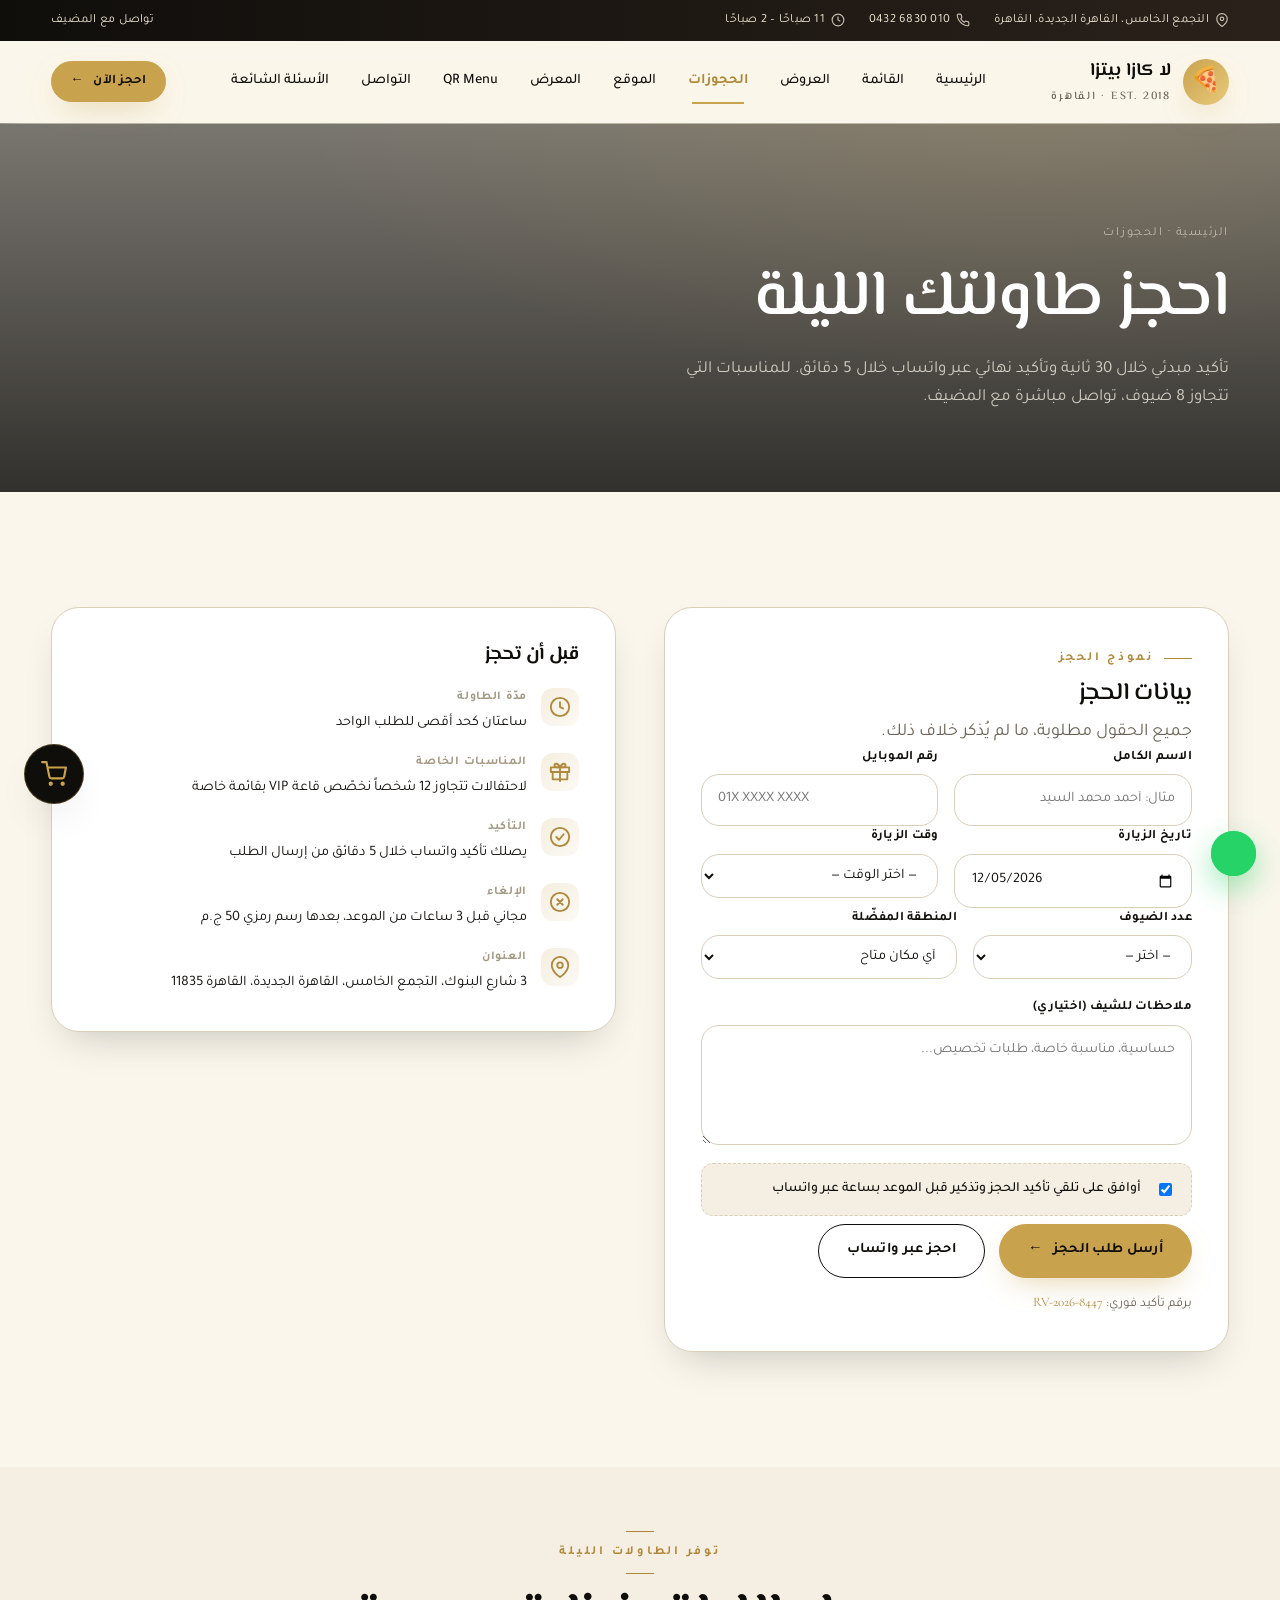
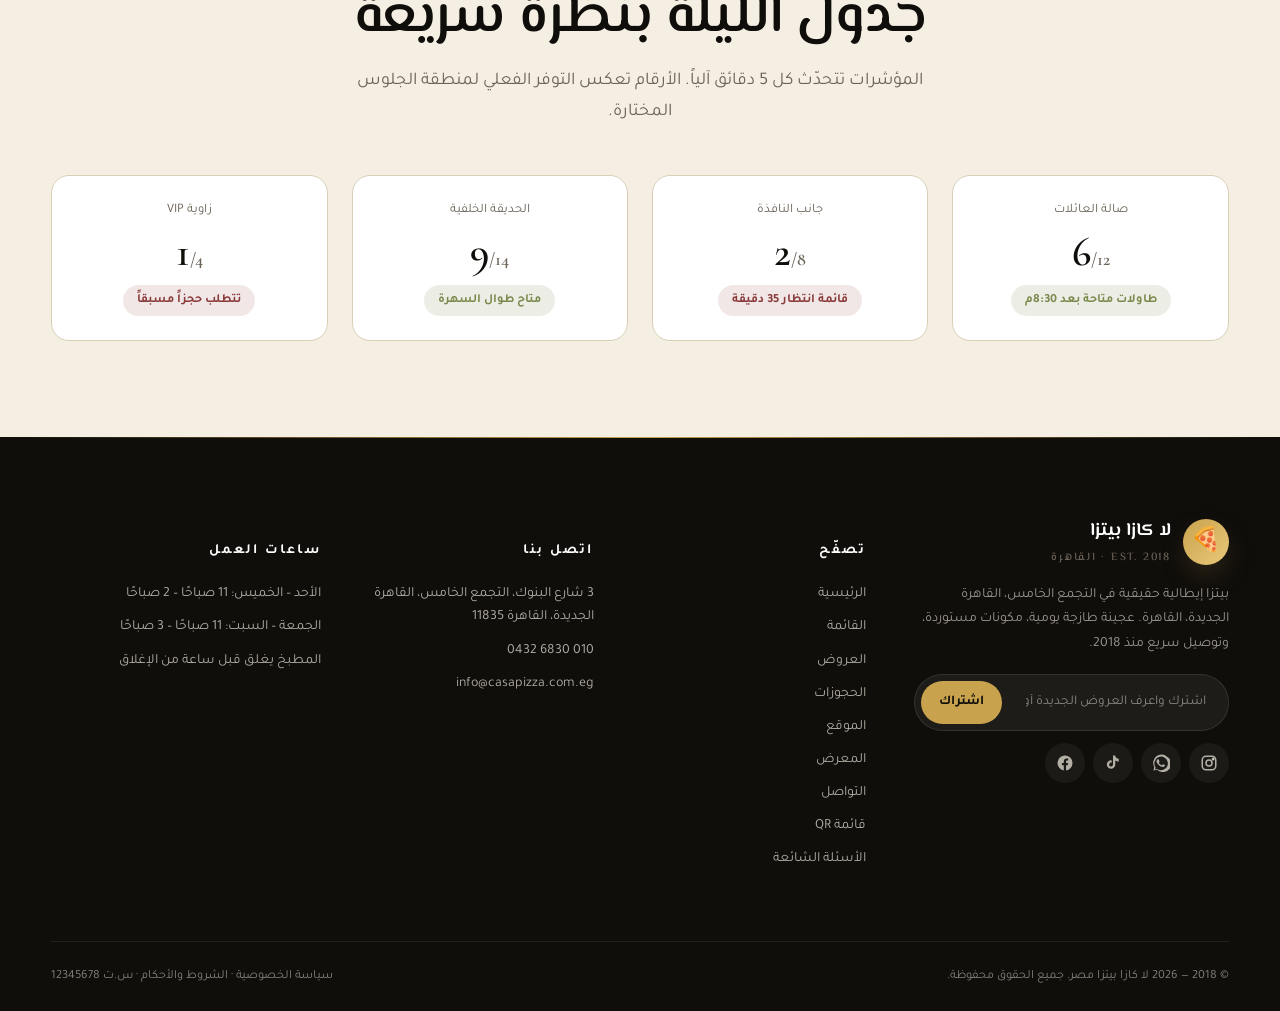
<file: reservations.html>
<!doctype html>
<html lang="ar" dir="rtl">
<head>
<meta charset="utf-8">
<meta name="viewport" content="width=device-width,initial-scale=1">
<meta name="theme-color" content="#100E0B">
<title>احجز طاولتك — لا كازا بيتزا</title>
<meta name="description" content="احجز طاولتك في لا كازا بيتزا في التجمع الخامس، القاهرة الجديدة. تأكيد فوري عبر واتساب، طاولات داخلية، حدائق، وزاوية VIP.">
<link rel="preconnect" href="https://fonts.googleapis.com">
<link rel="preconnect" href="https://fonts.gstatic.com" crossorigin>
<link href="https://fonts.googleapis.com/css2?family=Cormorant+Garamond:ital,wght@0,500;0,600;1,500&family=El+Messiri:wght@400;500;600;700&family=Marhey:wght@500;700&family=Tajawal:wght@300;400;500;700&display=swap" rel="stylesheet">
<link rel="stylesheet" href="assets/css/styles.css">
<link rel="icon" type="image/svg+xml" href="data:image/svg+xml,%3Csvg xmlns='http://www.w3.org/2000/svg' viewBox='0 0 64 64'%3E%3Ccircle cx='32' cy='32' r='30' fill='%23C9A24E'/%3E%3Ctext x='32' y='42' font-family='serif' font-size='34' fill='%23100E0B' text-anchor='middle' font-weight='700'%3Eز%3C/text%3E%3C/svg%3E">
</head>
<body>

<div class="utility">
  <div class="wrap">
    <div class="info">
      <span id="util-addr"></span>
      <span id="util-phone"></span>
      <span id="util-hours"></span>
    </div>
    <div class="info">
      <a href="contact.html">تواصل مع المضيف</a>
    </div>
  </div>
</div>

<header class="nav">
  <div class="wrap">
    <a class="brand" href="index.html"><span class="mark">🍕</span><span>لا كازا بيتزا<small>EST. 2018 · القاهرة</small></span></a>
    <nav class="menu">
      <a href="index.html">الرئيسية</a>
      <a href="menu.html">القائمة</a>
      <a href="offers.html">العروض</a>
      <a href="reservations.html" class="active">الحجوزات</a>
      <a href="location.html">الموقع</a>
      <a href="gallery.html">المعرض</a>
      <a href="qr.html">QR Menu</a>
      <a href="contact.html">التواصل</a>
      <a href="faq.html">الأسئلة الشائعة</a>
    </nav>
    <div class="nav-cta">
      
      <a class="btn btn-gold btn-sm" href="#book">احجز الآن<span class="arrow">←</span></a>
    </div>
    <button class="burger" aria-label="القائمة"><span></span></button>
  </div>
</header>

<section class="page-hero">
  <div class="wrap">
    <div class="crumb">الرئيسية · الحجوزات</div>
    <h1>احجز طاولتك الليلة</h1>
    <p>تأكيد مبدئي خلال 30 ثانية وتأكيد نهائي عبر واتساب خلال 5 دقائق. للمناسبات التي تتجاوز 8 ضيوف، تواصل مباشرة مع المضيف.</p>
  </div>
</section>

<section class="section">
  <div class="wrap form-wrap" id="book">
    <form class="form res-form js-reveal">
      <span class="eyebrow">نموذج الحجز</span>
      <h2 style="margin-top:10px">بيانات الحجز</h2>
      <p class="lead" style="margin-top:8px">جميع الحقول مطلوبة، ما لم يُذكر خلاف ذلك.</p>

      <div class="row">
        <div class="field"><label>الاسم الكامل</label><input type="text" name="r-name" required placeholder="مثال: أحمد محمد السيد"></div>
        <div class="field"><label>رقم الموبايل</label><input type="tel" name="r-phone" required placeholder="01X XXXX XXXX" pattern="^01[0125][0-9]{8}$"></div>
      </div>

      <div class="row">
        <div class="field"><label>تاريخ الزيارة</label><input id="r-date" name="r-date" type="date" required></div>
        <div class="field">
          <label>وقت الزيارة</label>
          <select required>
            <option value="">— اختر الوقت —</option>
            <optgroup label="غداء">
              <option>12:30 م</option><option>1:00 م</option><option>1:30 م</option>
              <option>2:00 م</option><option>2:30 م</option><option>3:00 م</option>
            </optgroup>
            <optgroup label="عشاء">
              <option>7:00 م</option><option>7:30 م</option><option>8:00 م</option>
              <option>8:30 م</option><option>9:00 م</option><option>9:30 م</option>
              <option>10:00 م</option><option>10:30 م</option><option>11:00 م</option>
            </optgroup>
          </select>
        </div>
      </div>

      <div class="row">
        <div class="field">
          <label>عدد الضيوف</label>
          <select required>
            <option value="">— اختر —</option>
            <option>1 ضيف</option><option>2 ضيف</option><option>3 ضيوف</option>
            <option>4 ضيوف</option><option>5 ضيوف</option><option>6 ضيوف</option>
            <option>7 ضيوف</option><option>8 ضيوف</option>
            <option>أكثر من 8 — مناسبة خاصة</option>
          </select>
        </div>
        <div class="field">
          <label>المنطقة المفضّلة</label>
          <select>
            <option>أي مكان متاح</option>
            <option>صالة العائلات — داخلي</option>
            <option>جانب النافذة — داخلي</option>
            <option>الحديقة الخلفية — في الهواء الطلق</option>
            <option>زاوية VIP — الطابق العلوي</option>
          </select>
        </div>
      </div>

      <div class="field" style="margin-top:18px"><label>ملاحظات للشيف (اختياري)</label><textarea placeholder="حساسية، مناسبة خاصة، طلبات تخصيص..."></textarea></div>

      <div style="display:flex;gap:14px;align-items:center;flex-wrap:wrap;margin-top:18px;padding:14px 16px;background:var(--paper);border-radius:12px;border:1px dashed var(--line)">
        <input id="r-wa" type="checkbox" checked style="width:auto">
        <label for="r-wa" style="font-size:14px;color:var(--ink);font-weight:500;letter-spacing:0;text-transform:none;cursor:pointer">أوافق على تلقي تأكيد الحجز وتذكير قبل الموعد بساعة عبر واتساب</label>
      </div>

      <div class="actions">
        <button type="submit" class="btn btn-gold">أرسل طلب الحجز<span class="arrow">←</span></button>
        <a href="https://wa.me/201068300432" class="btn btn-ghost">احجز عبر واتساب</a>
      </div>
      <p class="hint" style="margin-top:14px">برقم تأكيد فوري: <span style="font-family:var(--font-num);color:var(--saffron-2)" id="bk-no">RV-2026-0184</span></p>
    </form>

    <aside class="info-card js-reveal">
      <h3>قبل أن تحجز</h3>
      <ul>
        <li><svg viewBox="0 0 24 24" fill="none" stroke="currentColor" stroke-width="2"><circle cx="12" cy="12" r="10"/><path d="M12 6v6l4 2"/></svg>
          <div><span class="label">مدّة الطاولة</span><span class="value">ساعتان كحد أقصى للطلب الواحد</span></div></li>
        <li><svg viewBox="0 0 24 24" fill="none" stroke="currentColor" stroke-width="2" stroke-linecap="round" stroke-linejoin="round">
    <path d="M20 12v8H4v-8"/>
    <path d="M2 7h20v5H2z"/>
    <path d="M12 22V7"/>
    <path d="M12 7H8a2 2 0 1 1 0-4c2 0 4 4 4 4z"/>
    <path d="M12 7h4a2 2 0 1 0 0-4c-2 0-4 4-4 4z"/>
</svg> <div><span class="label">المناسبات الخاصة</span><span class="value">لاحتفالات تتجاوز 12 شخصاً نخصّص قاعة VIP بقائمة خاصة</span></div></li>
        <li><svg viewBox="0 0 24 24" fill="none" stroke="currentColor" stroke-width="2" stroke-linecap="round" stroke-linejoin="round">
    <circle cx="12" cy="12" r="10"/>
    <path d="M8 12l3 3 5-6"/>
</svg>
          <div><span class="label">التأكيد</span><span class="value">يصلك تأكيد واتساب خلال 5 دقائق من إرسال الطلب</span></div></li>
        <li><svg viewBox="0 0 24 24" fill="none" stroke="currentColor" stroke-width="2" stroke-linecap="round" stroke-linejoin="round">
    <circle cx="12" cy="12" r="10"/>
    <path d="M9 9l6 6M15 9l-6 6"/>
</svg>
          <div><span class="label">الإلغاء</span><span class="value">مجاني قبل 3 ساعات من الموعد، بعدها رسم رمزي 50 ج.م</span></div></li>
        <li><svg viewBox="0 0 24 24" fill="none" stroke="currentColor" stroke-width="2"><path d="M21 10c0 7-9 13-9 13S3 17 3 10a9 9 0 1 1 18 0z"/><circle cx="12" cy="10" r="3"/></svg>
          <div><span class="label">العنوان</span><span class="value">3 شارع البنوك، التجمع الخامس، القاهرة الجديدة، القاهرة 11835</span></div></li>
      </ul>
    </aside>
  </div>
</section>

<!-- AVAILABILITY SNAPSHOT -->
<section class="section" style="background:var(--paper);padding-top:64px;padding-bottom:96px">
  <div class="wrap">
    <div class="center js-reveal">
      <span class="eyebrow center">توفر الطاولات الليلة</span>
      <h2 class="display-2" style="margin-top:14px">جدول الليلة بنظرة سريعة</h2>
      <p class="lead" style="margin:18px auto 0">المؤشرات تتحدّث كل 5 دقائق آلياً. الأرقام تعكس التوفر الفعلي لمنطقة الجلوس المختارة.</p>
    </div>

    <div class="stat-grid" style="margin-top:48px">
      <div class="stat"><div class="label">صالة العائلات</div><div class="val">6<span style="font-size:18px;color:var(--muted)">/12</span></div><div class="delta up">طاولات متاحة بعد 8:30م</div></div>
      <div class="stat"><div class="label">جانب النافذة</div><div class="val">2<span style="font-size:18px;color:var(--muted)">/8</span></div><div class="delta down">قائمة انتظار 35 دقيقة</div></div>
      <div class="stat"><div class="label">الحديقة الخلفية</div><div class="val">9<span style="font-size:18px;color:var(--muted)">/14</span></div><div class="delta up">متاح طوال السهرة</div></div>
      <div class="stat"><div class="label">زاوية VIP</div><div class="val">1<span style="font-size:18px;color:var(--muted)">/4</span></div><div class="delta down">تتطلب حجزاً مسبقاً</div></div>
    </div>
  </div>
</section>

<!-- FOOTER -->
<footer>
  <div class="wrap">
    <div class="grid">
      <div>
        <div class="brand"><span class="mark">🍕</span><span>لا كازا بيتزا<small>EST. 2018 · القاهرة</small></span></div>
        <p class="about" id="footer-about"></p>
        <form class="newsletter js-fake-form" data-msg="اشتراك ناجح — هنبعتلك أحدث العروض">
          <input type="email" required placeholder="اشترك واعرف العروض الجديدة أول بأول">
          <button type="submit">اشتراك</button>
        </form>
        <div class="social">
          <a href="#" aria-label="إنستغرام"><svg viewBox="0 0 24 24" fill="none" stroke="currentColor" stroke-width="2"><rect x="3" y="3" width="18" height="18" rx="5"/><circle cx="12" cy="12" r="4"/><circle cx="17.5" cy="6.5" r="1" fill="currentColor"/></svg></a>
          <a href="#" aria-label="واتساب"><svg viewBox="0 0 24 24" fill="currentColor"><path d="M20 3.5A11 11 0 0 0 3 17l-1 5 5-1A11 11 0 1 0 20 3.5zm-8 18a9 9 0 0 1-4.6-1.3l-.3-.2-3 .8.8-3-.2-.3A9 9 0 1 1 12 21.5zm5-6.7c-.3-.1-1.7-.8-2-1s-.5-.1-.7.2l-1 1c-.2.2-.3.2-.6.1a7 7 0 0 1-2-1.3 8 8 0 0 1-1.5-1.8c-.2-.3 0-.5.1-.6l.4-.5.3-.5c.1-.1 0-.3 0-.5l-1-2.3c-.2-.5-.5-.5-.7-.5h-.6c-.2 0-.5.1-.8.4a3 3 0 0 0-.9 2.2c0 1.3.9 2.5 1 2.7s1.9 3 4.7 4.1c.7.3 1.2.5 1.6.6.7.2 1.3.2 1.8.1.6-.1 1.7-.7 2-1.4.2-.7.2-1.3.1-1.4l-.5-.3z"/></svg></a>
          <a href="#" aria-label="تيك توك"><svg viewBox="0 0 24 24" fill="currentColor"><path d="M19.6 6.3a4.8 4.8 0 0 1-3.2-1.2 4.7 4.7 0 0 1-1.4-2.5V2h-3v12.1a2.6 2.6 0 1 1-1.8-2.5V8.4a5.6 5.6 0 1 0 4.8 5.5V8.7a7.7 7.7 0 0 0 4.6 1.5z"/></svg></a>
          <a href="#" aria-label="فيسبوك"><svg viewBox="0 0 24 24" fill="currentColor"><path d="M22 12a10 10 0 1 0-11.6 9.9V15h-2.5v-3h2.5V9.8c0-2.5 1.5-3.9 3.7-3.9 1.1 0 2.2.2 2.2.2v2.4h-1.3c-1.2 0-1.6.8-1.6 1.6V12h2.8l-.5 3h-2.3v6.9A10 10 0 0 0 22 12z"/></svg></a>
        </div>
      </div>
      <div>
        <h5>تصفّح</h5>
        <ul>
          <li><a href="index.html">الرئيسية</a></li>
          <li><a href="menu.html">القائمة</a></li>
          <li><a href="offers.html">العروض</a></li>
          <li><a href="reservations.html">الحجوزات</a></li>
          <li><a href="location.html">الموقع</a></li>
          <li><a href="gallery.html">المعرض</a></li>
          <li><a href="contact.html">التواصل</a></li>
          <li><a href="qr.html">قائمة QR</a></li>
          <li><a href="faq.html">الأسئلة الشائعة</a></li>
        </ul>
      </div>
      <div>
        <h5>اتصل بنا</h5>
        <ul id="footer-contact-list"></ul>
      </div>
      <div>
        <h5>ساعات العمل</h5>
        <ul>
          <li>الأحد – الخميس: <span id="hours-weekday"></span></li>
          <li>الجمعة – السبت: <span id="hours-weekend"></span></li>
          <li>المطبخ يغلق قبل ساعة من الإغلاق</li>
        </ul>
      </div>
    </div>
    <div class="legal">
      <div>© 2018 — 2026 لا كازا بيتزا مصر. جميع الحقوق محفوظة.</div>
      <div><a href="#">سياسة الخصوصية</a> · <a href="#">الشروط والأحكام</a> · س.ت 12345678</div>
    </div>
  </div>
</footer>

<script src="assets/js/data.js"></script>
<script src="assets/js/main.js"></script>
<script src="assets/js/cart.js"></script>
<script src="assets/js/reservations.js"></script>
</body>
</html>
</file>
<file: assets/css/styles.css>
/* ============================================================
   La Casa Pizza — Premium Restaurant Design System
   World-class restaurant website · 2026 Edition
   ============================================================ */

/* ---------- 1. Design Tokens ---------- */
:root{
  /* Brand colors — preserved */
  --ink:#100E0B;
  --ink-2:#1C1815;
  --ink-3:#2A211A;
  --paper:#F5EFE3;
  --paper-2:#EEE5D2;
  --cream:#FAF6EC;
  --line:#D9CFB8;
  --line-2:#3A322A;
  --saffron:#C9A24E;
  --saffron-2:#B0883A;
  --saffron-3:#E8C97A;
  --burgundy:#6A2A2A;
  --burgundy-2:#8B3A3A;
  --olive:#5F6B3A;
  --olive-2:#7A8A4D;
  --muted:#6B6357;
  --muted-2:#A29881;
  --white:#FFFFFF;
  --bg-card:rgba(255,255,255,.78);
  --bg-glass:rgba(255,255,255,.12);
  --bg-glass-dark:rgba(16,14,11,.65);

  /* Radii */
  --radius-xs:8px;
  --radius-s:12px;
  --radius-m:18px;
  --radius-l:28px;
  --radius-xl:36px;
  --radius-pill:999px;

  /* Shadows */
  --shadow-xs:0 2px 8px rgba(16,14,11,.04);
  --shadow-s:0 4px 14px rgba(16,14,11,.06);
  --shadow-m:0 18px 40px -18px rgba(16,14,11,.25);
  --shadow-l:0 30px 80px -30px rgba(16,14,11,.35);
  --shadow-gold:0 12px 30px -12px rgba(201,162,78,.55);
  --shadow-glass:0 8px 32px rgba(16,14,11,.08);

  /* Layout */
  --max:1280px;
  --gutter:clamp(20px,4vw,56px);

  /* Typography */
  --font-display:"Marhey","El Messiri",serif;
  --font-head:"El Messiri","Tajawal",sans-serif;
  --font-body:"Tajawal","IBM Plex Sans Arabic",sans-serif;
  --font-num:"Cormorant Garamond","Times New Roman",serif;

  /* Motion */
  --t-fast:.22s cubic-bezier(.4,.2,.2,1);
  --t:.45s cubic-bezier(.4,.2,.2,1);
  --t-slow:.9s cubic-bezier(.22,.61,.36,1);
  --t-spring:.6s cubic-bezier(.34,1.56,.64,1);
}

/* ---------- 2. Reset & Base ---------- */
*,*::before,*::after{box-sizing:border-box}
html{scroll-behavior:smooth;-webkit-text-size-adjust:100%;scroll-padding-top:90px}
body{
  margin:0;
  font-family:var(--font-body);
  font-size:16px;line-height:1.65;
  color:var(--ink);
  background:var(--cream);
  font-weight:400;
  -webkit-font-smoothing:antialiased;
  text-rendering:optimizeLegibility;
  overflow-x:hidden;
}
img,svg,video{display:block;max-width:100%;height:auto}
a{color:inherit;text-decoration:none}
button{font:inherit;color:inherit;background:none;border:0;cursor:pointer;padding:0}
input,textarea,select{font:inherit;color:inherit}
h1,h2,h3,h4{margin:0;font-family:var(--font-head);font-weight:600;line-height:1.18;letter-spacing:-.01em}
p{margin:0}
ul{margin:0;padding:0;list-style:none}
hr{border:0;border-top:1px solid var(--line);margin:0}

::selection{background:var(--saffron);color:var(--ink)}
::-webkit-scrollbar{width:10px;height:10px}
::-webkit-scrollbar-track{background:var(--paper-2)}
::-webkit-scrollbar-thumb{background:var(--saffron-2);border-radius:8px}
::-webkit-scrollbar-thumb:hover{background:var(--saffron)}

/* ---------- 3. Layout helpers ---------- */
.wrap{max-width:var(--max);margin-inline:auto;padding-inline:var(--gutter)}
.section{padding-block:clamp(64px,9vw,128px)}
.center{text-align:center;display:flex;flex-direction:column;align-items:center}

.eyebrow{
  display:inline-flex;align-items:center;gap:10px;
  font-size:12.5px;letter-spacing:.22em;
  text-transform:uppercase;color:var(--saffron-2);
  font-weight:600;
}
.eyebrow::before{
  content:"";width:28px;height:1px;background:currentColor;
}
.eyebrow.center::before,.eyebrow.center::after{
  content:"";width:28px;height:1px;background:currentColor;
}
.eyebrow.center::after{
  content:"";width:28px;height:1px;background:currentColor;
}
.eyebrow.center{justify-content:center}

.display-1{font-family:var(--font-head);font-size:clamp(40px,6vw,84px);line-height:1.02;letter-spacing:-.02em;font-weight:600}
.display-2{font-family:var(--font-head);font-size:clamp(32px,4.4vw,56px);line-height:1.08}
.display-3{font-family:var(--font-head);font-size:clamp(26px,3vw,38px);line-height:1.15}
.h3{font-family:var(--font-head);font-size:clamp(22px,2.4vw,30px)}
.lead{font-size:clamp(16px,1.4vw,18.5px);color:var(--muted);max-width:62ch;line-height:1.7}
.lead.center{margin-inline:auto}
.num{font-family:var(--font-num);font-style:italic;color:var(--saffron-2)}

.orn{display:flex;align-items:center;gap:14px;color:var(--saffron);justify-content:center;margin:18px auto 28px;max-width:220px}
.orn::before,.orn::after{content:"";flex:1;height:1px;background:linear-gradient(to right,transparent,var(--saffron) 60%,transparent)}
.orn svg{width:18px;height:18px;flex-shrink:0;opacity:.9}

/* ---------- 4. Glassmorphism helpers ---------- */
.glass{
  background:var(--bg-card);
  backdrop-filter:blur(20px) saturate(180%);
  -webkit-backdrop-filter:blur(20px) saturate(180%);
  border:1px solid rgba(255,255,255,.4);
  box-shadow:var(--shadow-glass);
}
.glass-dark{
  background:var(--bg-glass-dark);
  backdrop-filter:blur(24px) saturate(160%);
  -webkit-backdrop-filter:blur(24px) saturate(160%);
  border:1px solid rgba(255,255,255,.08);
  color:var(--cream);
}

/* ---------- 5. Buttons ---------- */
.btn{
  --bg:var(--ink);--fg:var(--cream);--bd:var(--ink);
  display:inline-flex;align-items:center;justify-content:center;gap:10px;
  padding:14px 28px;border-radius:var(--radius-pill);
  background:var(--bg);color:var(--fg);border:1px solid var(--bd);
  font-weight:600;font-size:14.5px;letter-spacing:.02em;
  transition:transform var(--t-fast),background var(--t-fast),color var(--t-fast),box-shadow var(--t-fast);
  position:relative;overflow:hidden;white-space:nowrap;
  cursor:pointer;
}
.btn::before{
  content:"";position:absolute;inset:0;
  background:linear-gradient(120deg,transparent 30%,rgba(255,255,255,.25) 50%,transparent 70%);
  transform:translateX(-100%);
  transition:transform .7s ease;
}
.btn:hover::before{transform:translateX(100%)}
.btn:hover{transform:translateY(-2px);box-shadow:var(--shadow-m)}
.btn:active{transform:translateY(0)}
.btn .arrow{display:inline-block;transition:transform var(--t-fast)}
.btn:hover .arrow{transform:translateX(-4px)}
.btn-ghost{--bg:transparent;--fg:var(--ink);--bd:var(--ink)}
.btn-ghost:hover{background:var(--ink);color:var(--cream)}
.btn-gold{--bg:var(--saffron);--fg:var(--ink);--bd:var(--saffron);box-shadow:var(--shadow-gold)}
.btn-gold:hover{background:var(--saffron-3);--bd:var(--saffron-3)}
.btn-light{--bg:#fff;--fg:var(--ink);--bd:#fff)}
.btn-whats{--bg:#25D366;--fg:#fff;--bd:#25D366}
.btn-whats:hover{background:#1FB957;--bd:#1FB957}
.btn-sm{padding:9px 18px;font-size:13px}
.btn-lg{padding:18px 34px;font-size:15.5px}
.btn-block{width:100%}

/* ---------- 6. Loader ---------- */
.loader{
  position:fixed;inset:0;background:var(--ink);
  display:flex;flex-direction:column;align-items:center;justify-content:center;
  z-index:9999;transition:opacity .6s ease,visibility .6s ease;
}
.loader.hide{opacity:0;visibility:hidden}
.l-mark{
  width:84px;height:84px;border-radius:50%;
  border:2px solid var(--saffron);
  display:grid;place-items:center;color:var(--saffron);
  animation:spin 1.5s linear infinite;
}
.l-mark svg{width:32px;height:32px}
.l-text{
  margin-top:24px;font-family:var(--font-display);
  font-size:22px;letter-spacing:.4em;color:var(--saffron);
  font-weight:700;
}
@keyframes spin{to{transform:rotate(360deg)}}

/* hide before reveal init to avoid flicker */
.js-reveal:not(.in){opacity:0;transform:translateY(18px)}

/* print */
@media print{
  .nav,.utility,.menu-toolbar,footer,.btn,.qr-builder{display:none!important}
  body{background:#fff}
}

/* ---------- 7. Utility bar ---------- */
.utility{
  background:linear-gradient(90deg,var(--ink) 0%,var(--ink-3) 100%);
  color:var(--cream);font-size:12.5px;letter-spacing:.02em;
  padding:10px 0;position:relative;z-index:50;
}
.utility .wrap{display:flex;justify-content:space-between;align-items:center;gap:20px;flex-wrap:wrap}
.utility .info{display:flex;gap:24px;flex-wrap:wrap;align-items:center}
.utility .info span,.utility .info a{display:inline-flex;align-items:center;gap:6px;color:var(--paper-2);transition:color var(--t-fast)}
.utility .info a:hover{color:var(--saffron)}
.utility .info svg{width:14px;height:14px;opacity:.8}
@media(max-width:768px){
  .utility .info{gap:14px;font-size:11.5px}
  .utility .info>*:nth-child(n+2){display:none}
}

/* ---------- 8. Navigation (Sticky + Blur) ---------- */
.nav{
  position:sticky;top:0;z-index:100;
  background:rgba(250,246,236,.78);
  backdrop-filter:blur(20px) saturate(180%);
  -webkit-backdrop-filter:blur(20px) saturate(180%);
  border-bottom:1px solid transparent;
  transition:background var(--t-fast),border-color var(--t-fast),box-shadow var(--t-fast);
}
.nav.scrolled{
  background:rgba(250,246,236,.92);
  border-bottom-color:rgba(217,207,184,.6);
  box-shadow:var(--shadow-xs);
}
.nav .wrap{display:flex;align-items:center;justify-content:space-between;gap:20px;padding-block:16px;position:relative}
.brand{display:flex;align-items:center;gap:12px;font-family:var(--font-head);font-weight:700;font-size:18px;color:var(--ink)}
.brand .mark{
  width:46px;height:46px;border-radius:50%;
  background:linear-gradient(135deg,var(--saffron) 0%,var(--saffron-3) 100%);
  display:grid;place-items:center;font-size:24px;
  box-shadow:var(--shadow-gold);
  transition:transform var(--t-spring);
}
.brand:hover .mark{transform:rotate(15deg) scale(1.05)}
.brand small{display:block;font-size:11px;color:var(--muted);font-weight:500;letter-spacing:.16em;margin-top:2px;text-transform:uppercase}
.menu{display:flex;gap:4px;align-items:center;flex-wrap:wrap;justify-content:center;row-gap:4px}
.menu a{
  position:relative;padding:8px 14px;font-size:14.5px;font-weight:500;
  color:var(--ink);border-radius:var(--radius-pill);
  transition:color var(--t-fast),background var(--t-fast);
  white-space:nowrap;
}
.menu a::after{
  content:"";position:absolute;left:50%;bottom:-2px;
  width:0;height:2px;background:var(--saffron);
  transition:width var(--t-fast),left var(--t-fast);
}
.menu a:hover{color:var(--saffron-2)}
.menu a:hover::after,.menu a.active::after{width:60%;left:20%}
.menu a.active{color:var(--saffron-2);font-weight:600}
.nav-cta{display:flex;gap:10px;align-items:center}
.lang-pill{
  padding:6px 14px;border-radius:var(--radius-pill);
  border:1px solid var(--line);font-size:12px;font-weight:600;
  letter-spacing:.08em;color:var(--muted);
  transition:all var(--t-fast);
}
.lang-pill:hover{border-color:var(--saffron);color:var(--ink);background:rgba(201,162,78,.1)}

.burger{display:none;width:42px;height:42px;border-radius:12px;background:var(--ink);color:var(--cream);position:relative;align-items:center;justify-content:center}
.burger span{width:18px;height:2px;background:currentColor;border-radius:2px;position:relative;transition:transform var(--t-fast)}
.burger span::before,.burger span::after{content:"";position:absolute;left:0;width:18px;height:2px;background:currentColor;border-radius:2px;transition:transform var(--t-fast)}
.burger span::before{top:-6px}
.burger span::after{top:6px}
.burger.is-open span{background:transparent}
.burger.is-open span::before{top:0;transform:rotate(45deg)}
.burger.is-open span::after{top:0;transform:rotate(-45deg)}

/* Mobile menu drawer */
.mobile-drawer{
  position:fixed;inset:0;z-index:200;
  background:rgba(16,14,11,.55);
  backdrop-filter:blur(8px);
  -webkit-backdrop-filter:blur(8px);
  opacity:0;visibility:hidden;transition:opacity var(--t),visibility var(--t);
}
.mobile-drawer.open{opacity:1;visibility:visible}
.mobile-drawer-panel{
  position:absolute;inset-inline-start:0;top:0;bottom:0;width:min(86vw,360px);
  background:var(--cream);
  padding:24px;display:flex;flex-direction:column;gap:6px;
  transform:translateX(-100%);transition:transform var(--t);
  overflow-y:auto;
}
html[dir="rtl"] .mobile-drawer-panel{transform:translateX(100%)}
.mobile-drawer.open .mobile-drawer-panel{transform:translateX(0)}
.mobile-drawer .close-x{
  align-self:flex-end;width:42px;height:42px;border-radius:50%;
  background:var(--ink);color:var(--cream);
  display:grid;place-items:center;font-size:20px;margin-bottom:8px;
}
.mobile-drawer a{
  padding:14px 18px;border-radius:var(--radius-m);
  font-size:15.5px;font-weight:500;color:var(--ink);
  transition:background var(--t-fast);
  display:flex;align-items:center;gap:10px;
}
.mobile-drawer a:hover,.mobile-drawer a.active{background:rgba(201,162,78,.12);color:var(--saffron-2)}
.mobile-drawer .btn{margin-top:14px}

@media(max-width:1080px){
  .menu{display:none}
  .burger{display:flex}
  .nav-cta .lang-pill{display:none}
}

/* Active section indicator (scrolled) — handled via JS adding .in-section */

/* ---------- 9. Hero Section ---------- */
.hero{
  position:relative;min-height:min(92vh,820px);
  display:flex;align-items:center;overflow:hidden;
  background:var(--ink);color:var(--cream);
  padding-block:80px;
}
.hero-bg{
  position:absolute;inset:0;z-index:0;
  background:
    linear-gradient(180deg,rgba(16,14,11,.55) 0%,rgba(16,14,11,.85) 100%),
    url("https://images.unsplash.com/photo-1513104890138-7c749659a591?w=1800&q=85") center/cover no-repeat;
  filter:saturate(1.05) contrast(1.05);
  transform:scale(1.05);
  animation:hero-zoom 18s ease-in-out infinite alternate;
}
@keyframes hero-zoom{from{transform:scale(1)}to{transform:scale(1.08)}}
.hero::after{
  content:"";position:absolute;inset:0;z-index:0;pointer-events:none;
  background:radial-gradient(ellipse at 70% 30%,rgba(201,162,78,.18) 0%,transparent 50%);
}
.hero .wrap{
  position:relative;z-index:2;
  display:grid;grid-template-columns:1.4fr 1fr;
  gap:60px;align-items:center;width:100%;
}
.hero-copy{animation:fade-up 1s .3s both}
.hero-copy .eyebrow{color:var(--saffron)}
.hero-copy h1{color:#fff;margin:18px 0 24px}
.hero-copy h1 em{font-family:var(--font-num);font-style:italic;color:var(--saffron);font-weight:500}
.hero-copy p{color:rgba(245,239,227,.85);margin-bottom:36px}
.hero-copy .actions{display:flex;gap:14px;flex-wrap:wrap;margin-bottom:40px}
.hero-meta{
  display:grid;grid-template-columns:repeat(3,1fr);gap:24px;
  padding-top:32px;border-top:1px solid rgba(201,162,78,.25);
}
.hero-meta .k{
  font-family:var(--font-num);font-size:2.6rem;font-weight:600;
  color:var(--saffron);line-height:1;
}
.hero-meta .v{font-size:12.5px;color:rgba(245,239,227,.7);margin-top:6px;letter-spacing:.04em}

.hero-card{
  background:rgba(245,239,227,.08);
  backdrop-filter:blur(20px) saturate(180%);
  -webkit-backdrop-filter:blur(20px) saturate(180%);
  border:1px solid rgba(201,162,78,.2);
  border-radius:var(--radius-l);
  padding:32px;color:#fff;
  animation:fade-up 1s .6s both;
  box-shadow:0 30px 60px -20px rgba(0,0,0,.4);
}
.hero-card .row{display:flex;align-items:center;gap:10px;margin-bottom:6px}
.hero-card .dot{
  width:10px;height:10px;border-radius:50%;
  background:#2ED573;box-shadow:0 0 0 4px rgba(46,213,115,.25);
  animation:pulse 2s ease-in-out infinite;
}
@keyframes pulse{50%{box-shadow:0 0 0 10px rgba(46,213,115,0)}}
.hero-card .quick{display:flex;flex-direction:column;gap:8px;margin-top:24px}
.qbtn{
  display:flex;justify-content:space-between;align-items:center;
  padding:14px 18px;background:rgba(255,255,255,.06);
  border:1px solid rgba(255,255,255,.1);border-radius:var(--radius-m);
  color:#fff;font-size:14px;transition:all var(--t-fast);
}
.qbtn:hover{background:rgba(201,162,78,.15);border-color:rgba(201,162,78,.4);transform:translateX(-4px)}
.qbtn span:last-child{color:var(--saffron);font-size:13px}

@keyframes fade-up{from{opacity:0;transform:translateY(30px)}to{opacity:1;transform:translateY(0)}}
@keyframes fade-in{from{opacity:0}to{opacity:1}}

@media(max-width:900px){
  .hero{min-height:auto;padding-block:60px}
  .hero .wrap{grid-template-columns:1fr;gap:40px}
  .hero-meta{grid-template-columns:repeat(3,1fr);gap:12px}
  .hero-meta .k{font-size:1.8rem}
  .hero-card{display: none;}
}

/* ---------- 10. Stats counters ---------- */
.stat-grid{
  display:grid;grid-template-columns:repeat(auto-fit,minmax(180px,1fr));
  gap:24px;
}
.stat-card{
  position:relative;padding:32px 24px;
  background:rgba(255,255,255,.04);
  border:1px solid rgba(201,162,78,.18);
  border-radius:var(--radius-m);
  text-align:center;
  transition:transform var(--t),border-color var(--t),background var(--t);
  overflow:hidden;
}
.stat-card::before{
  content:"";position:absolute;inset:0;
  background:radial-gradient(circle at 50% 0%,rgba(201,162,78,.2) 0%,transparent 60%);
  opacity:0;transition:opacity var(--t);
}
.stat-card:hover{transform:translateY(-6px);border-color:rgba(201,162,78,.5)}
.stat-card:hover::before{opacity:1}
.stat-card .icon{
  font-size:36px;display:inline-block;margin-bottom:12px;
  filter:drop-shadow(0 4px 12px rgba(201,162,78,.3));
}
.stat-card .val{
  font-family:var(--font-num);font-size:3rem;font-weight:600;
  color:var(--saffron);line-height:1;
}
.stat-card .label{
  margin-top:8px;font-size:13px;letter-spacing:.06em;
  color:rgba(245,239,227,.7);text-transform:uppercase;
}

/* ---------- 11. Why choose ---------- */
.why-grid{
  display:grid;grid-template-columns:repeat(auto-fit,minmax(260px,1fr));gap:24px;
}
.why-card{
  position:relative;padding:32px 28px;
  background:#fff;border:1px solid var(--line);
  border-radius:var(--radius-m);
  transition:transform var(--t),box-shadow var(--t),border-color var(--t);
  overflow:hidden;
}
.why-card::after{
  content:"";position:absolute;top:0;left:0;width:0;height:3px;
  background:linear-gradient(90deg,var(--saffron),var(--saffron-3));
  transition:width var(--t);
}
.why-card:hover{transform:translateY(-6px);box-shadow:var(--shadow-m);border-color:var(--saffron)}
.why-card:hover::after{width:100%}
.why-icon{
  width:56px;height:56px;border-radius:14px;
  background:linear-gradient(135deg,rgba(201,162,78,.18) 0%,rgba(201,162,78,.06) 100%);
  display:grid;place-items:center;color:var(--saffron-2);
  margin-bottom:18px;
}
.why-icon svg{width:28px;height:28px}
.why-card h4{font-size:18px;margin-bottom:8px}
.why-card p{color:var(--muted);font-size:14.5px;line-height:1.7}

/* ---------- 12. Featured Dishes / Menu Cards ---------- */
.dish-grid{
  display:grid;grid-template-columns:repeat(auto-fit,minmax(300px,1fr));
  gap:28px;margin-top:48px;
}
.dish{
  background:#fff;border-radius:var(--radius-l);
  overflow:hidden;border:1px solid var(--line);
  transition:transform var(--t),box-shadow var(--t);
  display:flex;flex-direction:column;
}
.dish:hover{transform:translateY(-8px);box-shadow:var(--shadow-l)}
.dish .ph{
  position:relative;overflow:hidden;aspect-ratio:4/3;
  background:var(--paper);
}
.dish .ph img{
  width:100%;height:100%;object-fit:cover;
  transition:transform .7s ease;
}
.dish:hover .ph img{transform:scale(1.08)}
.dish .badges{
  position:absolute;top:14px;inset-inline-start:14px;
  display:flex;gap:6px;flex-wrap:wrap;
}
.tag{
  display:inline-flex;align-items:center;gap:4px;
  padding:5px 11px;border-radius:var(--radius-pill);
  font-size:11.5px;font-weight:600;letter-spacing:.04em;
  background:#fff;color:var(--ink);
  box-shadow:0 4px 10px rgba(0,0,0,.1);
}
.tag.hot{background:linear-gradient(135deg,#FF6B35,#E03A1A);color:#fff}
.tag.veg{background:linear-gradient(135deg,#2ED573,#1FB957);color:#fff}
.tag.new{background:linear-gradient(135deg,var(--saffron),var(--saffron-2));color:#fff}
.dish .body{padding:24px;display:flex;flex-direction:column;flex:1}
.dish .head{display:flex;justify-content:space-between;align-items:flex-start;gap:12px;margin-bottom:8px}
.dish .head h4{font-size:18px;line-height:1.3}
.dish .head .price{
  font-family:var(--font-num);font-size:1.6rem;font-weight:600;
  color:var(--saffron-2);white-space:nowrap;
}
.dish .head .price small{font-size:11px;color:var(--muted);margin-inline-start:4px}
.dish p{color:var(--muted);font-size:14px;line-height:1.65;margin-bottom:16px;flex:1}
.dish .foot{
  display:flex;justify-content:space-between;align-items:center;
  padding-top:16px;border-top:1px dashed var(--line);
}
.dish .rating{font-size:13.5px;color:var(--saffron-2);font-weight:600}
.dish .rating small{color:var(--muted);font-weight:400;margin-inline-start:4px}
.dish .add{
  display:inline-flex;align-items:center;gap:6px;
  font-size:13.5px;font-weight:600;color:var(--ink);
  padding:12px 4px;margin:-12px -4px;transition:color var(--t-fast);
}
.dish .add:hover{color:var(--saffron-2)}
.dish .add .arrow{transition:transform var(--t-fast)}
.dish .add:hover .arrow{transform:translateX(-4px)}

/* ---------- 13. Offers Cards ---------- */
.offers-grid{
  display:grid;grid-template-columns:repeat(auto-fit,minmax(320px,1fr));gap:28px;
}
.offer-card{
  position:relative;background:#fff;border-radius:var(--radius-l);
  overflow:hidden;border:1px solid var(--line);
  transition:transform var(--t),box-shadow var(--t);
  display:flex;flex-direction:column;
}
.offer-card:hover{transform:translateY(-8px);box-shadow:var(--shadow-l)}
.offer-card .ph{position:relative;overflow:hidden;aspect-ratio:16/10}
.offer-card .ph img{width:100%;height:100%;object-fit:cover;transition:transform .7s ease}
.offer-card:hover .ph img{transform:scale(1.08)}
.offer-badge{
  position:absolute;top:16px;inset-inline-start:16px;
  padding:7px 14px;border-radius:var(--radius-pill);
  font-size:12.5px;font-weight:700;letter-spacing:.04em;
  background:linear-gradient(135deg,var(--burgundy),var(--burgundy-2));color:#fff;
  box-shadow:0 4px 14px rgba(106,42,42,.4);
}
.offer-badge.gold{background:linear-gradient(135deg,var(--saffron),var(--saffron-2));color:var(--ink);box-shadow:0 4px 14px rgba(201,162,78,.4)}
.offer-badge.green{background:linear-gradient(135deg,#2ED573,#1FB957);color:#fff}
.discount-badge{
  position:absolute;top:16px;inset-inline-end:16px;
  width:64px;height:64px;border-radius:50%;
  background:var(--ink);color:var(--saffron);
  display:grid;place-items:center;
  font-family:var(--font-num);font-weight:700;font-size:1.2rem;line-height:1;
  box-shadow:0 4px 14px rgba(0,0,0,.3);
  transform:rotate(-8deg);
}
.discount-badge small{font-size:11px;display:block;font-weight:600}
.offer-card .body{padding:24px;display:flex;flex-direction:column;flex:1}
.offer-card h3{font-size:1.25rem;margin-bottom:10px;line-height:1.3}
.offer-card .desc{color:var(--muted);font-size:14px;line-height:1.65;margin-bottom:16px;flex:1}
.offer-card .prices{
  display:flex;align-items:baseline;gap:10px;margin-bottom:8px;
}
.offer-card .prices .now{font-family:var(--font-num);font-size:1.6rem;font-weight:700;color:var(--saffron-2)}
.offer-card .prices .now small{font-size:11px;color:var(--muted);font-family:var(--font-body);font-weight:500;margin-inline-start:3px}
.offer-card .prices .was{font-size:14px;color:var(--muted-2);text-decoration:line-through}
.offer-card .code{
  display:inline-block;padding:8px 14px;border-radius:8px;
  background:var(--paper-2);font-family:monospace;font-size:13.5px;font-weight:700;
  letter-spacing:.06em;color:var(--ink);border:1px dashed var(--saffron-2);
  margin-bottom:14px;
}
.offer-card .actions{display:flex;gap:10px;flex-wrap:wrap;margin-top:auto}
.offer-card .timer{
  display:flex;gap:10px;padding:12px;background:var(--paper);
  border-radius:var(--radius-s);margin-bottom:14px;
  font-family:var(--font-num);
}
.offer-card .timer .unit{
  display:flex;flex-direction:column;align-items:center;flex:1;
  font-weight:600;color:var(--ink);
}
.offer-card .timer .unit span:first-child{font-size:1.4rem;color:var(--burgundy)}
.offer-card .timer .unit span:last-child{font-size:10px;color:var(--muted);text-transform:uppercase;letter-spacing:.1em;margin-top:2px;font-family:var(--font-body)}

/* ---------- 14. Branches ---------- */
.branch-grid{
  display:grid;grid-template-columns:repeat(auto-fit,minmax(280px,1fr));gap:24px;
}
.branch-card{
  position:relative;background:#fff;border-radius:var(--radius-l);
  overflow:hidden;border:1px solid var(--line);
  transition:transform var(--t),box-shadow var(--t);
  display:flex;flex-direction:column;
}
.branch-card:hover{transform:translateY(-6px);box-shadow:var(--shadow-l)}
.branch-card .ph{
  position:relative;height:180px;overflow:hidden;background:var(--ink);
}
.branch-card .ph img{
  width:100%;height:100%;object-fit:cover;
  filter:saturate(1.1) contrast(1.05);
  transition:transform .7s ease;
}
.branch-card:hover .ph img{transform:scale(1.1)}
.branch-card .ph::after{
  content:"";position:absolute;inset:0;
  background:linear-gradient(180deg,transparent 50%,rgba(16,14,11,.7) 100%);
}
.branch-card .branch-pin{
  position:absolute;top:16px;inset-inline-start:16px;z-index:2;
  display:flex;align-items:center;gap:6px;
  padding:7px 12px;border-radius:var(--radius-pill);
  background:rgba(255,255,255,.95);font-size:12.5px;font-weight:700;
  color:var(--ink);backdrop-filter:blur(8px);
}
.branch-card .body{padding:24px;display:flex;flex-direction:column;flex:1}
.branch-card h3{font-size:1.25rem;margin-bottom:14px}
.branch-card .info-row{
  display:flex;align-items:flex-start;gap:10px;
  font-size:13.5px;color:var(--muted);
  margin-bottom:10px;line-height:1.55;
}
.branch-card .info-row svg{width:16px;height:16px;color:var(--saffron-2);flex-shrink:0;margin-top:2px}
.branch-card .actions{display:flex;gap:8px;flex-wrap:wrap;margin-top:auto;padding-top:16px}
.branch-card .actions .btn{flex:1;min-width:120px;padding:10px 14px;font-size:12.5px}

/* ---------- 15. Gallery (Masonry) ---------- */
.gallery{
  display:grid;grid-template-columns:repeat(4,1fr);
  grid-auto-rows:200px;gap:14px;margin-top:48px;
}
.gallery a{
  position:relative;overflow:hidden;border-radius:var(--radius-m);
  cursor:zoom-in;display:block;
}
.gallery a::after{
  content:"🔍";position:absolute;inset:0;
  display:grid;place-items:center;
  background:rgba(16,14,11,.5);color:#fff;
  font-size:24px;opacity:0;transition:opacity var(--t);
}
.gallery a:hover::after{opacity:1}
.gallery img{width:100%;height:100%;object-fit:cover;transition:transform .7s ease}
.gallery a:hover img{transform:scale(1.1)}
.gallery .a{grid-row:span 2}
.gallery .b{grid-row:span 1}
.gallery .c{grid-row:span 2}
.gallery .d{grid-row:span 1}
.gallery .e{grid-row:span 1}
.gallery .f{grid-row:span 1}
@media(max-width:900px){
  .gallery{grid-template-columns:repeat(2,1fr);grid-auto-rows:180px}
  .gallery .a,.gallery .c{grid-row:span 2}
}

/* Lightbox */
.lightbox{
  position:fixed;inset:0;z-index:300;background:rgba(16,14,11,.92);
  display:none;align-items:center;justify-content:center;padding:24px;
  animation:fade-in .3s ease;
}
.lightbox.open{display:flex}
.lightbox img{max-width:92vw;max-height:88vh;border-radius:var(--radius-m);box-shadow:0 30px 80px rgba(0,0,0,.5)}
.lightbox button{
  position:absolute;top:24px;inset-inline-end:24px;
  width:48px;height:48px;border-radius:50%;
  background:rgba(255,255,255,.1);color:#fff;font-size:24px;
  display:grid;place-items:center;backdrop-filter:blur(8px);
  transition:all var(--t-fast);
}
.lightbox button:hover{background:rgba(255,255,255,.2);transform:rotate(90deg)}

/* ---------- 16. Testimonials ---------- */
.testi-grid{
  display:grid;grid-template-columns:repeat(auto-fit,minmax(300px,1fr));gap:24px;
  margin-top:48px;
}
.testi{
  background:#fff;padding:28px;border-radius:var(--radius-l);
  border:1px solid var(--line);
  display:flex;flex-direction:column;gap:16px;
  transition:transform var(--t),box-shadow var(--t);
  position:relative;
}
.testi::before{
  content:"\201C";position:absolute;top:-10px;inset-inline-start:20px;
  font-family:var(--font-display);font-size:80px;color:var(--saffron);line-height:1;
  opacity:.35;
}
.testi:hover{transform:translateY(-4px);box-shadow:var(--shadow-m)}
.testi .stars{color:var(--saffron);font-size:16px;letter-spacing:2px}
.testi p{color:var(--ink);font-size:15px;line-height:1.7;flex:1;font-style:italic}
.testi .who{display:flex;align-items:center;gap:12px;padding-top:16px;border-top:1px solid var(--line)}
.testi .who img{width:46px;height:46px;border-radius:50%;object-fit:cover;border:2px solid var(--saffron)}
.testi .who .n{font-weight:700;font-size:14.5px}
.testi .who .r{font-size:12.5px;color:var(--muted)}

/* ---------- 17. Social Hub ---------- */
.social-grid{
  display:grid;grid-template-columns:repeat(auto-fit,minmax(160px,1fr));gap:18px;
  margin-top:48px;
}
.social-card{
  position:relative;display:flex;flex-direction:column;align-items:center;justify-content:center;
  padding:32px 20px;border-radius:var(--radius-l);
  background:#fff;border:1px solid var(--line);
  transition:transform var(--t),box-shadow var(--t),border-color var(--t);
  overflow:hidden;gap:10px;
}
.social-card::before{
  content:"";position:absolute;inset:0;
  background:linear-gradient(135deg,rgba(201,162,78,.1) 0%,transparent 100%);
  opacity:0;transition:opacity var(--t);
}
.social-card:hover{transform:translateY(-6px);box-shadow:var(--shadow-m);border-color:var(--saffron)}
.social-card:hover::before{opacity:1}
.social-card .icon{
  width:64px;height:64px;border-radius:50%;
  display:grid;place-items:center;color:#fff;
  transition:transform var(--t-spring);
  position:relative;z-index:1;
}
.social-card .icon svg{width:30px;height:30px}
.social-card:hover .icon{transform:scale(1.1) rotate(-5deg)}
.social-card .name{font-weight:700;font-size:15px;position:relative;z-index:1}
.social-card .handle{font-size:12.5px;color:var(--muted);position:relative;z-index:1}
.social-card.ig .icon{background:linear-gradient(135deg,#833AB4,#FD1D1D,#FCB045)}
.social-card.fb .icon{background:linear-gradient(135deg,#1877F2,#0E5FC2)}
.social-card.tt .icon{background:linear-gradient(135deg,#000,#25F4EE)}
.social-card.wa .icon{background:linear-gradient(135deg,#25D366,#1FB957)}
.social-card.yt .icon{background:linear-gradient(135deg,#FF0000,#CC0000)}

/* ---------- 18. CTA Section ---------- */
.cta{
  position:relative;
  background:linear-gradient(135deg,var(--ink) 0%,var(--ink-3) 100%);
  color:var(--cream);
  border-radius:var(--radius-xl);
  padding:60px 48px;
  display:grid;grid-template-columns:1.6fr 1fr;gap:40px;
  overflow:hidden;
}
.cta::before{
  content:"";position:absolute;top:-50%;right:-10%;width:60%;height:200%;
  background:radial-gradient(circle,rgba(201,162,78,.2) 0%,transparent 60%);
  pointer-events:none;
}
.cta h2{color:#fff;margin-bottom:14px}
.cta p{color:rgba(245,239,227,.78);margin-bottom:28px;max-width:52ch}
.cta .actions{display:flex;gap:12px;flex-wrap:wrap}
.cta-side{display:flex;flex-direction:column;gap:18px;position:relative;z-index:1}
.cta-side > div{
  display:flex;align-items:center;gap:12px;
  padding:14px 18px;background:rgba(255,255,255,.05);
  border:1px solid rgba(201,162,78,.18);border-radius:var(--radius-m);
  font-size:14px;
}
.cta-side svg{width:18px;height:18px;color:var(--saffron)}
@media(max-width:900px){
  .cta{grid-template-columns:1fr;padding:40px 28px;gap:24px}
}

/* ---------- 19. Footer ---------- */
footer{
  background:var(--ink);color:var(--paper-2);
  padding:80px 0 24px;position:relative;
}
footer::before{
  content:"";position:absolute;top:0;left:0;right:0;height:1px;
  background:linear-gradient(90deg,transparent,var(--saffron),transparent);
}
footer .grid{
  display:grid;grid-template-columns:1.4fr 1fr 1fr 1.2fr;gap:48px;margin-bottom:60px;
}
footer h5{color:#fff;font-size:14px;letter-spacing:.16em;text-transform:uppercase;margin-bottom:20px;font-weight:700}
footer .brand{color:#fff;margin-bottom:16px}
footer .about{color:rgba(245,239,227,.6);font-size:14px;line-height:1.75;margin-bottom:18px}
footer ul li{margin-bottom:10px;font-size:14px;color:rgba(245,239,227,.7)}
footer ul li a{transition:color var(--t-fast)}
footer ul li a:hover{color:var(--saffron)}
.newsletter{
  display:flex;gap:8px;padding:6px;background:rgba(255,255,255,.06);
  border:1px solid rgba(255,255,255,.1);border-radius:var(--radius-pill);
  margin-top:16px;
}
.newsletter input{
  flex:1;padding:10px 16px;background:transparent;border:0;color:#fff;
  font-size:13.5px;outline:none;
}
.newsletter input::placeholder{color:rgba(245,239,227,.5)}
.newsletter button{
  padding:10px 18px;background:var(--saffron);color:var(--ink);
  border-radius:var(--radius-pill);font-weight:600;font-size:13.5px;
  transition:background var(--t-fast);
}
.newsletter button:hover{background:var(--saffron-3)}
footer .social{display:flex;gap:8px;margin-top:12px}
footer .social a{
  width:40px;height:40px;border-radius:50%;
  display:grid;place-items:center;
  background:rgba(255,255,255,.05);color:rgba(245,239,227,.7);
  transition:all var(--t-fast);
}
footer .social a svg{width:18px;height:18px}
footer .social a:hover{background:var(--saffron);color:var(--ink);transform:translateY(-3px)}
.legal{
  display:flex;justify-content:space-between;align-items:center;flex-wrap:wrap;gap:12px;
  padding-top:24px;border-top:1px solid rgba(255,255,255,.08);
  font-size:12.5px;color:rgba(245,239,227,.5);
}
.legal a{color:inherit;transition:color var(--t-fast)}
.legal a:hover{color:var(--saffron)}
@media(max-width:900px){
  footer .grid{grid-template-columns:1fr 1fr;gap:32px}
}
@media(max-width:560px){
  footer .grid{grid-template-columns:1fr}
}

/* ---------- 20. Floating WhatsApp ---------- */
.fab-whats{
  position:fixed;bottom:24px;inset-inline-start:24px;z-index:90;
  width:45px;height:45px;border-radius:50%;
  background:#25D366;color:#fff;
  display:grid;place-items:center;
  box-shadow:0 12px 30px rgba(37,211,102,.45);
  transition:transform var(--t-spring);
  animation:float 3s ease-in-out infinite;
}
.fab-whats svg{width:30px;height:30px}
.fab-whats:hover{transform:scale(1.12) rotate(8deg)}
@keyframes float{50%{transform:translateY(-8px)}}
.fab-whats::after{
  content:"";position:absolute;inset:0;border-radius:50%;
  border:2px solid #25D366;animation:ring 2s ease-out infinite;
}
@keyframes ring{to{transform:scale(1.6);opacity:0}}

/* Back to top */
.back-top{
  position:fixed;bottom:24px;inset-inline-end:24px;z-index:90;
  width:48px;height:48px;border-radius:50%;
  background:var(--ink);color:var(--saffron);
  display:grid;place-items:center;
  box-shadow:var(--shadow-m);
  opacity:0;visibility:hidden;transform:translateY(20px);
  transition:all var(--t-fast);
  border:1px solid rgba(201,162,78,.3);
}
.back-top.show{opacity:1;visibility:visible;transform:translateY(0)}
.back-top:hover{background:var(--saffron);color:var(--ink);transform:translateY(-4px)}
.back-top svg{width:20px;height:20px}

/* ---------- 21. Page hero (sub pages) ---------- */
.page-hero{
  background: linear-gradient(180deg,rgba(16,14,11,.55) 0%,rgba(16,14,11,.85) 100%),
    url("https://images.unsplash.com/photo-1565299624946-b28f40a0ae38?w=700&q=80") center/cover no-repeat;


  
  color:var(--cream);
  padding:100px 0 80px;position:relative;overflow:hidden;
}
.page-hero::before{
  content:"";position:absolute;inset:0;
  background:radial-gradient(ellipse at 80% 0%,rgba(201,162,78,.15) 0%,transparent 50%);
}
.page-hero .wrap{position:relative;z-index:1}
.page-hero .crumb{font-size:12.5px;color:rgba(245,239,227,.6);letter-spacing:.12em;margin-bottom:18px;text-transform:uppercase}
.page-hero h1{font-size:clamp(40px,5vw,64px);color:#fff;margin-bottom:18px;max-width:18ch}
.page-hero p{color:rgba(245,239,227,.78);max-width:62ch;font-size:17px}

/* ---------- 22. Story section ---------- */
.story{
  display:grid;grid-template-columns:1fr 1fr;gap:80px;align-items:center;
}
.story .imgs{position:relative;height:520px}
.story .imgs img{position:absolute;border-radius:var(--radius-l);object-fit:cover;box-shadow:var(--shadow-l)}
.story .imgs .a{top:0;right:0;width:78%;height:75%}
.story .imgs .b{bottom:0;left:0;width:55%;height:50%;border:6px solid var(--cream)}
.story .badge{
  position:absolute;bottom:14%;left:8%;z-index:2;
  width:140px;height:140px;border-radius:50%;
  background:var(--saffron);color:var(--ink);
  display:grid;place-items:center;text-align:center;
  font-family:var(--font-display);font-weight:700;
  box-shadow:var(--shadow-m);
  animation:float 4s ease-in-out infinite;
}
.story .badge .num{font-size:2.4rem;line-height:1;color:var(--ink);font-style:normal;font-family:var(--font-display)}
.story .badge small{font-size:10px;letter-spacing:.16em;display:block;margin-top:4px;text-transform:uppercase;font-weight:600}
.story .signature{
  display:flex;align-items:center;gap:14px;margin-top:24px;
  padding:18px;background:var(--paper);border-radius:var(--radius-m);
}
.story .signature img{width:54px;height:54px;border-radius:50%;object-fit:cover;border:3px solid var(--saffron)}
.story .signature .name{font-weight:700;font-size:15px}
.story .signature .role{font-size:13px;color:var(--muted);margin-top:2px}

@media(max-width:900px){
  .story{grid-template-columns:1fr;gap:40px}
  .story .imgs{height:380px;order:-1}
}

/* ---------- 23. Offers strip ---------- */
.offers-strip{background:var(--paper);padding:60px 0;position:relative;overflow:hidden}
.offers-strip::before{
  content:"";position:absolute;top:-50%;left:-10%;width:50%;height:200%;
  background:radial-gradient(circle,rgba(201,162,78,.1) 0%,transparent 60%);
  pointer-events:none;
}
.coupon{
  margin-top:32px;display:flex;align-items:center;justify-content:space-between;gap:20px;
  background:#fff;padding:24px 28px;border-radius:var(--radius-m);
  border:2px dashed var(--saffron-2);
  position:relative;
}
.coupon::before,.coupon::after{
  content:"";position:absolute;width:24px;height:24px;border-radius:50%;
  background:var(--paper);
}
.coupon::before{top:-12px;left:50%;transform:translateX(-50%)}
.coupon .code{font-family:monospace;font-size:1.8rem;font-weight:700;color:var(--saffron-2);letter-spacing:.12em}
.coupon .desc{font-size:13px;color:var(--muted);margin-top:4px}
.coupon-copy{padding:12px 22px;background:var(--ink);color:var(--saffron);border-radius:var(--radius-pill);font-weight:600;font-size:13.5px;transition:all var(--t-fast)}
.coupon-copy:hover{background:var(--saffron);color:var(--ink)}
@media(max-width:600px){.coupon{flex-direction:column;text-align:center}}

/* ---------- 24. Cart Drawer ---------- */
.cart-fab{
  position:fixed;bottom:96px;inset-inline-end:24px;z-index:90;
  width:60px;height:60px;border-radius:50%;
  background:var(--ink);color:var(--saffron);
  display:grid;place-items:center;
  box-shadow:var(--shadow-m);
  border:1px solid rgba(201,162,78,.3);
  transition:transform var(--t-spring);
  cursor:pointer;
}
.cart-fab:hover{transform:scale(1.08)}
.cart-fab svg{width:26px;height:26px}
.cart-fab .badge-count{
  position:absolute;top:-4px;inset-inline-end:-4px;
  min-width:24px;height:24px;padding:0 6px;border-radius:50%;
  background:var(--burgundy);color:#fff;font-size:12px;font-weight:700;
  display:grid;place-items:center;
  box-shadow:0 4px 10px rgba(106,42,42,.5);
}

.cart-drawer{
  position:fixed;inset:0;z-index:250;
  background:rgba(16,14,11,.55);
  backdrop-filter:blur(8px);
  -webkit-backdrop-filter:blur(8px);
  opacity:0;visibility:hidden;transition:opacity var(--t),visibility var(--t);
}
.cart-drawer.open{opacity:1;visibility:visible}
.cart-panel{
  position:absolute;top:0;bottom:0;inset-inline-end:0;
  width:min(94vw,460px);
  background:var(--cream);
  display:flex;flex-direction:column;
  transform:translateX(100%);transition:transform var(--t);
  box-shadow:-20px 0 60px rgba(0,0,0,.3);
}
html[dir="rtl"] .cart-panel{transform:translateX(-100%)}
.cart-drawer.open .cart-panel{transform:translateX(0)}
.cart-head{
  display:flex;align-items:center;justify-content:space-between;
  padding:24px;border-bottom:1px solid var(--line);
}
.cart-head h3{font-size:1.25rem;display:flex;align-items:center;gap:10px}
.cart-head h3 .count{color:var(--saffron-2);font-family:var(--font-num);font-size:1.5rem}
.cart-close{
  width:38px;height:38px;border-radius:50%;
  background:var(--paper-2);color:var(--ink);
  display:grid;place-items:center;font-size:18px;transition:all var(--t-fast);
}
.cart-close:hover{background:var(--ink);color:var(--cream);transform:rotate(90deg)}
.cart-scroll{flex:1;min-height:0;overflow-y:auto;padding:16px 24px}
.cart-body{}
.cart-empty{
  text-align:center;padding:60px 20px;color:var(--muted);
}
.cart-empty .icon{font-size:64px;opacity:.3;margin-bottom:16px}
.cart-item{
  display:flex;gap:14px;padding:16px 0;border-bottom:1px dashed var(--line);
  position:relative;
}
.cart-item img{width:64px;height:64px;border-radius:12px;object-fit:cover;flex-shrink:0}
.cart-item .info{flex:1;min-width:0}
.cart-item .name{font-weight:600;font-size:14.5px;margin-bottom:2px;line-height:1.3}
.cart-item .meta{font-size:12px;color:var(--muted);margin-bottom:8px}
.cart-item .qty{
  display:inline-flex;align-items:center;gap:0;
  background:var(--paper-2);border-radius:var(--radius-pill);
  overflow:hidden;
}
.cart-item .qty button{
  width:28px;height:28px;display:grid;place-items:center;
  font-weight:700;color:var(--ink);transition:background var(--t-fast);
}
.cart-item .qty button:hover{background:var(--saffron)}
.cart-item .qty span{min-width:28px;text-align:center;font-weight:700;font-size:13px}
.cart-item .price{
  font-family:var(--font-num);font-size:1.1rem;font-weight:600;color:var(--saffron-2);
  text-align:end;flex-shrink:0;
}
.cart-item .price small{display:block;font-size:11px;color:var(--muted);font-family:var(--font-body);font-weight:400}
.cart-item .remove{
  position:absolute;top:8px;inset-inline-end:0;
  width:24px;height:24px;border-radius:50%;
  background:transparent;color:var(--muted);
  display:grid;place-items:center;font-size:14px;transition:all var(--t-fast);
}
.cart-item .remove:hover{background:var(--burgundy);color:#fff}

.cart-foot{padding:24px;border-top:1px solid var(--line);background:var(--paper)}
.cart-foot .row{display:flex;justify-content:space-between;align-items:center;margin-bottom:6px;font-size:14px}
.cart-foot .row[hidden]{display:none}
.cart-foot .total{font-size:1.2rem;font-weight:700;margin-top:8px;padding-top:10px;border-top:1px dashed var(--line)}
.cart-foot .total span:last-child{color:var(--saffron-2);font-family:var(--font-num);font-size:1.5rem}
.cart-foot .checkout{margin-top:14px;width:100%}

/* Coupon code field */
.coupon-box{margin-bottom:14px}
.customer-info{margin-bottom:16px;padding-bottom:16px;border-bottom:1px dashed var(--line)}
.customer-info .field{margin-bottom:12px}
.customer-info .field:last-child{margin-bottom:0}
.customer-info textarea.cust-address{min-height:56px;resize:vertical}
.coupon-row{display:flex;gap:8px}
.coupon-row[hidden]{display:none}
.coupon-row input{
  flex:1;min-width:0;padding:11px 14px;border:1px solid var(--line);
  border-radius:var(--radius-m);background:#fff;color:var(--ink);
  font-size:13.5px;font-family:var(--font-num);letter-spacing:.05em;
  outline:none;transition:border-color var(--t-fast),box-shadow var(--t-fast);
}
.coupon-row input::placeholder{font-family:var(--font-body);letter-spacing:normal}
.coupon-row input:focus{border-color:var(--saffron);box-shadow:0 0 0 4px rgba(201,162,78,.15)}
.coupon-row .btn{flex-shrink:0;padding:11px 18px}
.coupon-applied{
  display:flex;align-items:center;justify-content:space-between;gap:10px;
  padding:10px 14px;border-radius:var(--radius-m);
  background:rgba(122,138,77,.14);border:1px solid var(--olive-2);
  font-size:13px;color:var(--olive-2);font-weight:600;
}
.coupon-applied[hidden]{display:none}
.coupon-applied .coupon-remove{
  width:22px;height:22px;border-radius:50%;flex-shrink:0;border:none;
  background:transparent;color:var(--olive-2);display:grid;place-items:center;
  font-size:15px;line-height:1;cursor:pointer;transition:all var(--t-fast);
}
.coupon-applied .coupon-remove:hover{background:var(--burgundy);color:#fff}
.cart-foot .row.discount span:last-child{color:var(--olive-2);font-weight:700}
.cart-foot .delivery s{color:var(--muted-2);margin-inline-end:4px}

/* ---------- 25. Quick view modal ---------- */
.qv-overlay{
  position:fixed;inset:0;z-index:260;
  background:rgba(16,14,11,.7);backdrop-filter:blur(8px);
  display:none;align-items:center;justify-content:center;padding:20px;
  animation:fade-in .3s ease;
}
.qv-overlay.open{display:flex}
.qv-modal{
  position:relative;width:min(820px,100%);max-height:90vh;overflow:auto;
  background:var(--cream);border-radius:var(--radius-xl);
  display:grid;grid-template-columns:1fr 1fr;gap:0;
  animation:scale-in .35s var(--t-spring);
}
@keyframes scale-in{from{transform:scale(.9);opacity:0}to{transform:scale(1);opacity:1}}
.qv-modal .img{aspect-ratio:1/1;overflow:hidden;border-radius:var(--radius-xl) 0 0 var(--radius-xl);background:var(--ink)}
.qv-modal .img img{width:100%;height:100%;object-fit:cover}
.qv-modal .body{padding:32px;display:flex;flex-direction:column;gap:14px}
.qv-modal .body h3{font-size:1.6rem}
.qv-modal .body .desc{color:var(--muted);line-height:1.7}
.qv-modal .body .meta{display:flex;gap:14px;flex-wrap:wrap;align-items:center;font-size:13px;color:var(--muted)}
.qv-modal .body .meta .stars{color:var(--saffron)}
.qv-modal .body .price-line{display:flex;align-items:baseline;gap:10px}
.qv-modal .body .price-line .price{font-family:var(--font-num);font-size:2rem;font-weight:600;color:var(--saffron-2)}
.qv-modal .body .price-line .price small{font-size:12px;color:var(--muted);margin-inline-start:4px}
.qv-modal .body .actions{display:flex;gap:10px;margin-top:auto;padding-top:14px}
.qv-modal .body .actions .btn{flex:1}
.qv-modal .close{
  position:absolute;top:14px;inset-inline-end:14px;z-index:2;
  width:38px;height:38px;border-radius:50%;
  background:rgba(255,255,255,.9);color:var(--ink);
  display:grid;place-items:center;font-size:18px;
  box-shadow:0 4px 14px rgba(0,0,0,.2);transition:all var(--t-fast);
}
.qv-modal .close:hover{background:var(--ink);color:var(--cream);transform:rotate(90deg)}
@media(max-width:720px){
  .qv-modal{grid-template-columns:1fr}
  .qv-modal .img{aspect-ratio:16/10;border-radius:var(--radius-xl) var(--radius-xl) 0 0}
}

/* ---------- 26. Toast notifications ---------- */
.toast-wrap{
  position:fixed;bottom:24px;z-index:280;
  inset-inline-start:50%;transform:translateX(-50%);
  display:flex;flex-direction:column;gap:10px;pointer-events:none;
}
.toast{
  background:var(--ink);color:var(--cream);
  padding:14px 22px;border-radius:var(--radius-pill);
  box-shadow:var(--shadow-l);
  display:flex;align-items:center;gap:10px;
  font-size:14px;font-weight:500;
  animation:toast-in .35s var(--t-spring);
  border:1px solid rgba(201,162,78,.3);
  pointer-events:auto;
}
.toast.success{background:linear-gradient(135deg,#2ED573,#1FB957);color:#fff;border-color:transparent}
.toast.error{background:linear-gradient(135deg,#FF6B6B,#E03A1A);color:#fff;border-color:transparent}
.toast .icon{font-size:18px}
@keyframes toast-in{from{opacity:0;transform:translateY(20px) scale(.9)}to{opacity:1;transform:translateY(0) scale(1)}}
.toast.out{animation:toast-out .3s ease forwards}
@keyframes toast-out{to{opacity:0;transform:translateY(20px) scale(.9)}}

/* ---------- 27. Menu page toolbar ---------- */
.menu-toolbar{
  position:sticky;top:74px;z-index:50;
  background:rgba(250,246,236,.92);
  backdrop-filter:blur(16px);
  -webkit-backdrop-filter:blur(16px);
  padding:18px 0;border-bottom:1px solid var(--line);
}
.menu-toolbar .wrap{display:flex;gap:16px;align-items:center;flex-wrap:wrap}
.cats{
  display:flex;gap:8px;flex-wrap:wrap;flex:1;
}
.cats .cat{
  padding:9px 18px;border-radius:var(--radius-pill);
  border:1px solid var(--line);background:#fff;
  font-size:13.5px;font-weight:600;color:var(--ink);
  transition:all var(--t-fast);
  display:inline-flex;align-items:center;gap:6px;
}
.cats .cat .count{
  font-size:11px;color:var(--muted);
  background:var(--paper-2);padding:2px 7px;border-radius:99px;
  font-weight:500;
}
.cats .cat:hover{border-color:var(--saffron);color:var(--saffron-2)}
.cats .cat.active{background:var(--ink);color:var(--cream);border-color:var(--ink)}
.cats .cat.active .count{background:rgba(201,162,78,.2);color:var(--saffron)}
.search{
  position:relative;flex:0 0 280px;max-width:100%;
}
.search svg{position:absolute;inset-inline-start:14px;top:50%;transform:translateY(-50%);width:18px;height:18px;color:var(--muted);pointer-events:none}
.search input{
  width:100%;padding:11px 16px 11px 42px;
  border:1px solid var(--line);border-radius:var(--radius-pill);
  background:#fff;font-size:14px;outline:none;
  transition:border-color var(--t-fast);
}
.search input:focus{border-color:var(--saffron)}
@media(max-width:768px){
  .menu-toolbar{position:relative;top:0}
  .search{flex:1}
  .menu-toolbar .wrap{display: block;}
    offers-strip section{
display: flex;
    flex-direction: column !important;

    }
}

/* ---------- 28. Menu list (menu page) ---------- */
.menu-section{padding-block:clamp(48px,6vw,80px)}
.menu-list{
  display:grid;grid-template-columns:repeat(auto-fit,minmax(360px,1fr));
  gap:20px;margin-top:32px;
}
.menu-row{
  display:flex;gap:18px;padding:20px;
  background:#fff;border:1px solid var(--line);
  border-radius:var(--radius-m);
  transition:transform var(--t),box-shadow var(--t);
}
.menu-row:hover{transform:translateY(-3px);box-shadow:var(--shadow-m)}
.menu-row .ph{
  flex:0 0 100px;width:100px;height:100px;
  border-radius:var(--radius-s);overflow:hidden;background:var(--paper);
}
.menu-row .ph img{width:100%;height:100%;object-fit:cover;transition:transform .5s ease}
.menu-row:hover .ph img{transform:scale(1.1)}
.menu-row > div:nth-child(2){flex:1;min-width:0}
.menu-row .name{display:flex;align-items:flex-start;gap:8px;flex-wrap:wrap;margin-bottom:6px}
.menu-row h4{font-size:16.5px;line-height:1.3}
.menu-row p{font-size:13.5px;color:var(--muted);line-height:1.6;margin-bottom:8px}
.menu-row small{font-size:11.5px;color:var(--muted-2)}
.menu-row .menu-row-end{
  display:flex;flex-direction:column;align-items:flex-end;gap:10px;
  flex-shrink:0;
}
.menu-row .price{
  font-family:var(--font-num);font-size:1.5rem;font-weight:600;
  color:var(--saffron-2);line-height:1;
}
.menu-row .price small{font-size:11px;color:var(--muted);font-family:var(--font-body);font-weight:500;margin-inline-start:3px}
.tags{display:flex;gap:4px;flex-wrap:wrap}
@media(max-width:480px){
  .menu-row{flex-wrap:wrap}
  .menu-row .ph{flex:0 0 100%;width:100%;height:160px}
  .menu-row .menu-row-end{flex-direction:row;justify-content:space-between;width:100%;align-items:center}
}

/* ---------- 29. Location grid (with mobile fix) ---------- */
.location-container{
  display:grid;grid-template-columns:1fr 1.1fr;
  gap:60px;align-items:start;
}
.location-info{display:flex;flex-direction:column;gap:24px}
.location-info .info-block{
  display:flex;align-items:flex-start;gap:16px;
  padding:18px;background:#fff;border:1px solid var(--line);
  border-radius:var(--radius-m);
  transition:transform var(--t-fast),box-shadow var(--t-fast);
}
.location-info .info-block:hover{transform:translateX(-4px);box-shadow:var(--shadow-s)}
.location-info .info-block .ico{
  width:46px;height:46px;border-radius:12px;flex-shrink:0;
  background:linear-gradient(135deg,rgba(201,162,78,.18) 0%,rgba(201,162,78,.06) 100%);
  display:grid;place-items:center;color:var(--saffron-2);
}
.location-info .info-block .ico svg{width:20px;height:20px}
.location-info .info-block .label{font-size:12.5px;color:var(--muted);letter-spacing:.06em;text-transform:uppercase;margin-bottom:4px}
.location-info .info-block .value{font-size:15px;font-weight:500;line-height:1.5}
.location-info .info-block a{color:var(--saffron-2);font-weight:600}
.location-buttons{display:flex;gap:12px;flex-wrap:wrap}
.location-buttons .btn{flex:1;min-width:160px}
.location-map{
  position:relative;border-radius:var(--radius-l);overflow:hidden;
  box-shadow:var(--shadow-l);background:var(--ink);
  min-height:480px;
}
.location-map iframe{
  width:100%;height:100%;min-height:480px;border:0;display:block;
  filter:saturate(1.05);
}
.location-map .map-overlay{
  position:absolute;top:16px;inset-inline-start:16px;z-index:2;
  background:rgba(255,255,255,.95);backdrop-filter:blur(8px);
  padding:10px 14px;border-radius:var(--radius-m);
  display:flex;align-items:center;gap:8px;font-size:13px;font-weight:600;
  box-shadow:var(--shadow-s);
}
.location-map .map-overlay .pulse-dot{
  width:10px;height:10px;border-radius:50%;background:#E03A1A;
  box-shadow:0 0 0 0 rgba(224,58,26,.6);
  animation:pulse-dot 2s infinite;
}
@keyframes pulse-dot{to{box-shadow:0 0 0 12px rgba(224,58,26,0)}}

/* ===== MOBILE MAP FIX — comprehensive ===== */
@media(max-width:768px){
  .location-container{
    display:flex !important;
    flex-direction:column !important;
    gap:24px !important;
    grid-template-columns:none !important;
  }
  .location-info{
    order:1;width:100% !important;
    display:flex;flex-direction:column;gap:16px;
  }
  .location-map{
    order:2;width:100% !important;
    margin-top:8px;min-height:350px;
  }
  .location-map iframe{
    width:100% !important;height:350px !important;
    min-height:350px !important;
    border-radius:20px;
  }
  .location-buttons{flex-direction:column;gap:10px}
  .location-buttons .btn{width:100%;min-width:0}
  .location-info .info-block{padding:14px}
}

/* ---------- 30. FAQ ---------- */
.faq details{
  background:#fff;border:1px solid var(--line);
  border-radius:var(--radius-m);
  padding:0;margin-bottom:12px;
  transition:box-shadow var(--t);
  overflow:hidden;
}
.faq details[open]{box-shadow:var(--shadow-s);border-color:var(--saffron)}
.faq summary{
  padding:18px 22px;cursor:pointer;
  font-weight:600;font-size:15.5px;
  display:flex;justify-content:space-between;align-items:center;gap:12px;
  list-style:none;
}
.faq summary::-webkit-details-marker{display:none}
.faq summary::after{
  content:"+";font-size:24px;font-weight:300;color:var(--saffron-2);
  transition:transform var(--t-fast);
  flex-shrink:0;line-height:1;
}
.faq details[open] summary::after{transform:rotate(45deg)}
.faq details p{
  padding:0 22px 18px;color:var(--muted);font-size:14.5px;line-height:1.7;
}

/* ---------- 31. Form styles ---------- */
.form-grid{display:grid;gap:16px}
.form-row{display:grid;grid-template-columns:1fr 1fr;gap:16px}
@media(max-width:600px){.form-row{grid-template-columns:1fr}}
.field{display:flex;flex-direction:column;gap:6px}
.field label{font-size:13px;font-weight:600;color:var(--ink);letter-spacing:.02em}
.field input,.field textarea,.field select{
  padding:13px 16px;border:1px solid var(--line);border-radius:var(--radius-m);
  background:#fff;font-size:14.5px;outline:none;
  transition:border-color var(--t-fast),box-shadow var(--t-fast);
}
.field input:focus,.field textarea:focus,.field select:focus{
  border-color:var(--saffron);box-shadow:0 0 0 4px rgba(201,162,78,.15)
}
.field textarea{min-height:120px;resize:vertical}
.field .hint{font-size:12px;color:var(--muted)}

/* ---------- 32. Reservations ---------- */
.resv-grid{
  display:grid;grid-template-columns:1fr 1fr;gap:48px;align-items:start;
}
.resv-card{
  background:#fff;border:1px solid var(--line);
  border-radius:var(--radius-l);padding:36px;
  box-shadow:var(--shadow-m);
}
@media(max-width:900px){
  .resv-grid{grid-template-columns:1fr;gap:32px}
  .resv-card{padding:24px}
}

/* ---------- 32b. Reservation page — booking form + info card + availability ---------- */
.form-wrap{
  display:grid;grid-template-columns:1fr 1fr;gap:48px;align-items:start;
}
.res-form,.info-card{
  background:#fff;border:1px solid var(--line);
  border-radius:var(--radius-l);padding:36px;
  box-shadow:var(--shadow-m);
}
@media(max-width:900px){
  .form-wrap{grid-template-columns:1fr;gap:32px}
  .res-form,.info-card{padding:24px}
}

.form .row{display:grid;grid-template-columns:1fr 1fr;gap:16px}
@media(max-width:600px){.form .row{grid-template-columns:1fr}}

.form .actions{display:flex;gap:14px;flex-wrap:wrap;align-items:center;margin-top:8px}

.form > .hint{font-size:13px;color:var(--muted)}

.info-card h3{font-family:var(--font-head);font-size:19px;font-weight:700;margin-bottom:22px}
.info-card ul{display:flex;flex-direction:column;gap:18px}
.info-card li{display:flex;align-items:flex-start;gap:14px}
.info-card li svg{
  flex-shrink:0;width:38px;height:38px;padding:8px;border-radius:12px;
  background:linear-gradient(135deg,rgba(201,162,78,.18) 0%,rgba(201,162,78,.06) 100%);
  color:var(--saffron-2);
}
.info-card .label{display:block;font-size:12px;font-weight:600;letter-spacing:.06em;text-transform:uppercase;color:var(--muted-2);margin-bottom:4px}
.info-card .value{display:block;font-size:14.5px;line-height:1.6;color:var(--ink)}

/* Availability snapshot cards */
.stat{
  background:#fff;border:1px solid var(--line);border-radius:var(--radius-m);
  padding:24px;text-align:center;
  transition:transform var(--t-fast),box-shadow var(--t-fast);
}
.stat:hover{transform:translateY(-4px);box-shadow:var(--shadow-s)}
.stat .label{font-size:13px;color:var(--muted);margin-bottom:10px}
.stat .val{font-family:var(--font-num);font-size:2.6rem;font-weight:600;color:var(--ink);line-height:1}
.stat .delta{
  display:inline-block;margin-top:12px;font-size:12.5px;font-weight:600;
  padding:5px 14px;border-radius:var(--radius-pill);
}
.stat .delta.up{background:rgba(122,138,77,.14);color:var(--olive-2)}
.stat .delta.down{background:rgba(139,58,58,.12);color:var(--burgundy-2)}

/* ---------- 33. QR generator & table layout ---------- */
.qr-grid{
  display:grid;grid-template-columns:1.1fr 1fr;gap:32px;align-items:start;
  margin-top:32px;
}
.qr-builder,.qr-preview{
  background:#fff;border:1px solid var(--line);
  border-radius:var(--radius-l);padding:36px;
  box-shadow:var(--shadow-m);
}
.qr-builder .row{
  display:grid;grid-template-columns:1fr 1fr;gap:16px;
}
.qr-preview{
  display:flex;flex-direction:column;align-items:center;text-align:center;
}
.qr-card{
  width:100%;max-width:280px;background:var(--cream);
  border:1px solid var(--line);border-radius:var(--radius-m);
  padding:28px 24px;text-align:center;
  box-shadow:var(--shadow-s);
}
.brand-mini{
  display:flex;align-items:center;justify-content:center;gap:8px;
  font-family:var(--font-head);font-weight:700;font-size:14px;
  margin-bottom:18px;
}
.qr-box{
  width:100%;aspect-ratio:1/1;background:#fff;
  border:1px solid var(--line);border-radius:var(--radius-s);
  padding:12px;display:flex;align-items:center;justify-content:center;
}
.qr-label{
  margin-top:16px;font-size:12.5px;color:var(--muted);
  letter-spacing:.04em;
}
.table-no{
  margin-top:10px;font-family:var(--font-num);font-size:1.6rem;
  font-weight:700;color:var(--saffron-2);
}
.qr-list{
  display:grid;grid-template-columns:repeat(auto-fit,minmax(180px,1fr));gap:20px;
  margin-top:32px;
}
.qr-tile{
  background:#fff;border:1px solid var(--line);
  border-radius:var(--radius-m);padding:24px;
  text-align:center;transition:transform var(--t);
}
.qr-tile:hover{transform:translateY(-4px);box-shadow:var(--shadow-m)}
.qr-tile .mini{margin-bottom:14px}
.qr-tile .num{
  font-family:var(--font-num);font-size:1.6rem;font-weight:600;color:var(--saffron-2);
  margin-bottom:6px;
}
.qr-tile .lbl{font-size:13px;color:var(--muted);margin-bottom:10px}
.qr-tile .scans{font-size:11px;color:var(--muted-2);letter-spacing:.06em;text-transform:uppercase}
@media(max-width:900px){
  .qr-grid{grid-template-columns:1fr;gap:24px}
  .qr-builder,.qr-preview{padding:24px}
  .qr-builder .row{grid-template-columns:1fr}
}

/* ---------- 34. Reveal on scroll ---------- */
.js-reveal{opacity:0;transform:translateY(28px);transition:opacity .8s ease,transform .8s var(--t-slow)}
.js-reveal.in{opacity:1;transform:translateY(0)}

/* Staggered children */
.js-reveal[data-delay="1"]{transition-delay:.08s}
.js-reveal[data-delay="2"]{transition-delay:.16s}
.js-reveal[data-delay="3"]{transition-delay:.24s}
.js-reveal[data-delay="4"]{transition-delay:.32s}
.js-reveal[data-delay="5"]{transition-delay:.4s}
.js-reveal[data-delay="6"]{transition-delay:.48s}

/* ---------- 35. Special utilities ---------- */
.divider-orn{
  display:flex;align-items:center;justify-content:center;
  gap:12px;margin:24px 0;color:var(--saffron);
}
.divider-orn::before,.divider-orn::after{
  content:"";flex:1;max-width:80px;height:1px;
  background:linear-gradient(to right,transparent,var(--saffron),transparent);
}
.divider-orn svg{width:14px;height:14px}

.text-saffron{color:var(--saffron-2)}
.bg-paper{background:var(--paper)}
.bg-ink{background:var(--ink);color:var(--cream)}

/* ---------- 36. Pulse for open status ---------- */
.pulse-status{display:inline-flex;align-items:center;gap:8px}
.pulse-status .dot{
  width:8px;height:8px;border-radius:50%;background:#2ED573;
  box-shadow:0 0 0 0 rgba(46,213,115,.6);animation:pulse 2s infinite;
}
@keyframes pulse{0%{box-shadow:0 0 0 0 rgba(46,213,115,.6)}70%{box-shadow:0 0 0 10px rgba(46,213,115,0)}100%{box-shadow:0 0 0 0 rgba(46,213,115,0)}}

/* ---------- 37. Pre-hide flash for above-the-fold reveal ---------- */
.no-flash .js-reveal{opacity:1;transform:none}

/* ---------- 38. Reduce motion ---------- */
@media (prefers-reduced-motion: reduce) {
  *,*::before,*::after{animation-duration:.01ms !important;transition-duration:.01ms !important}
  html{scroll-behavior:auto}
}
</file>
